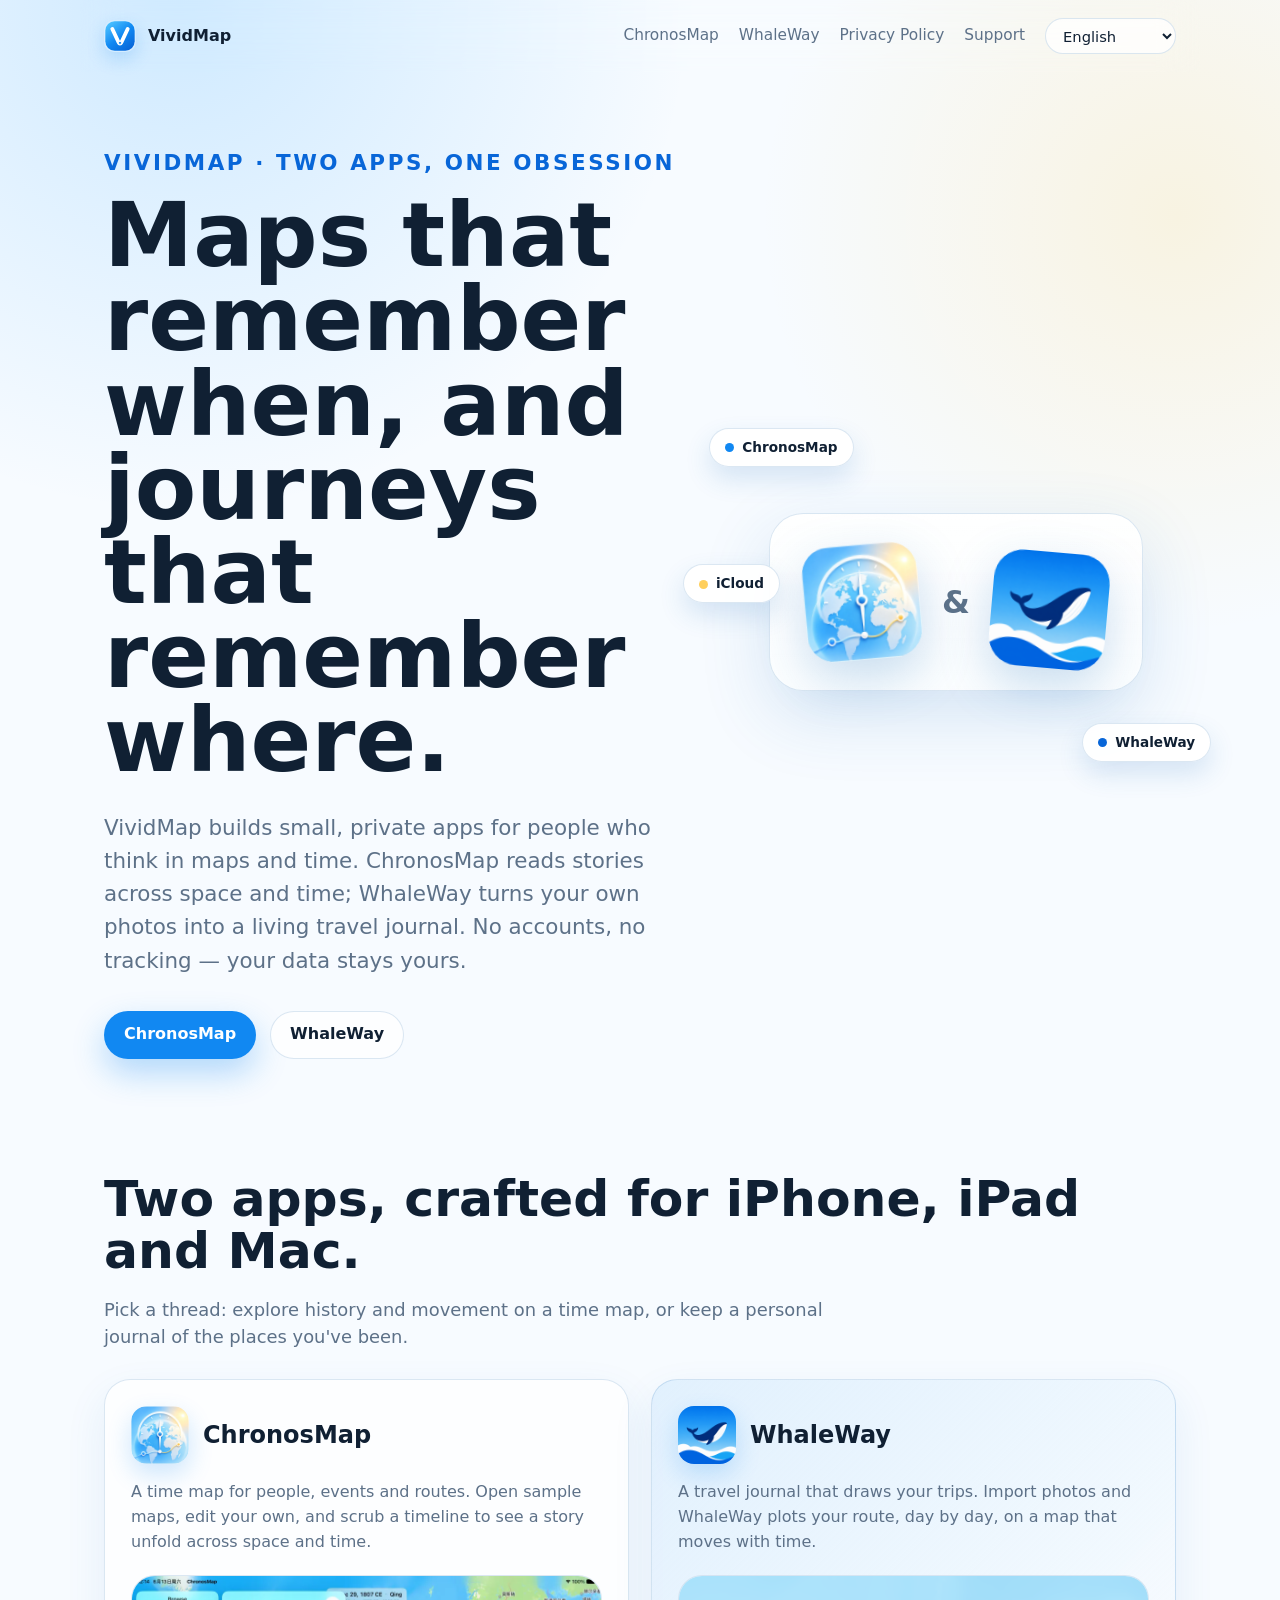
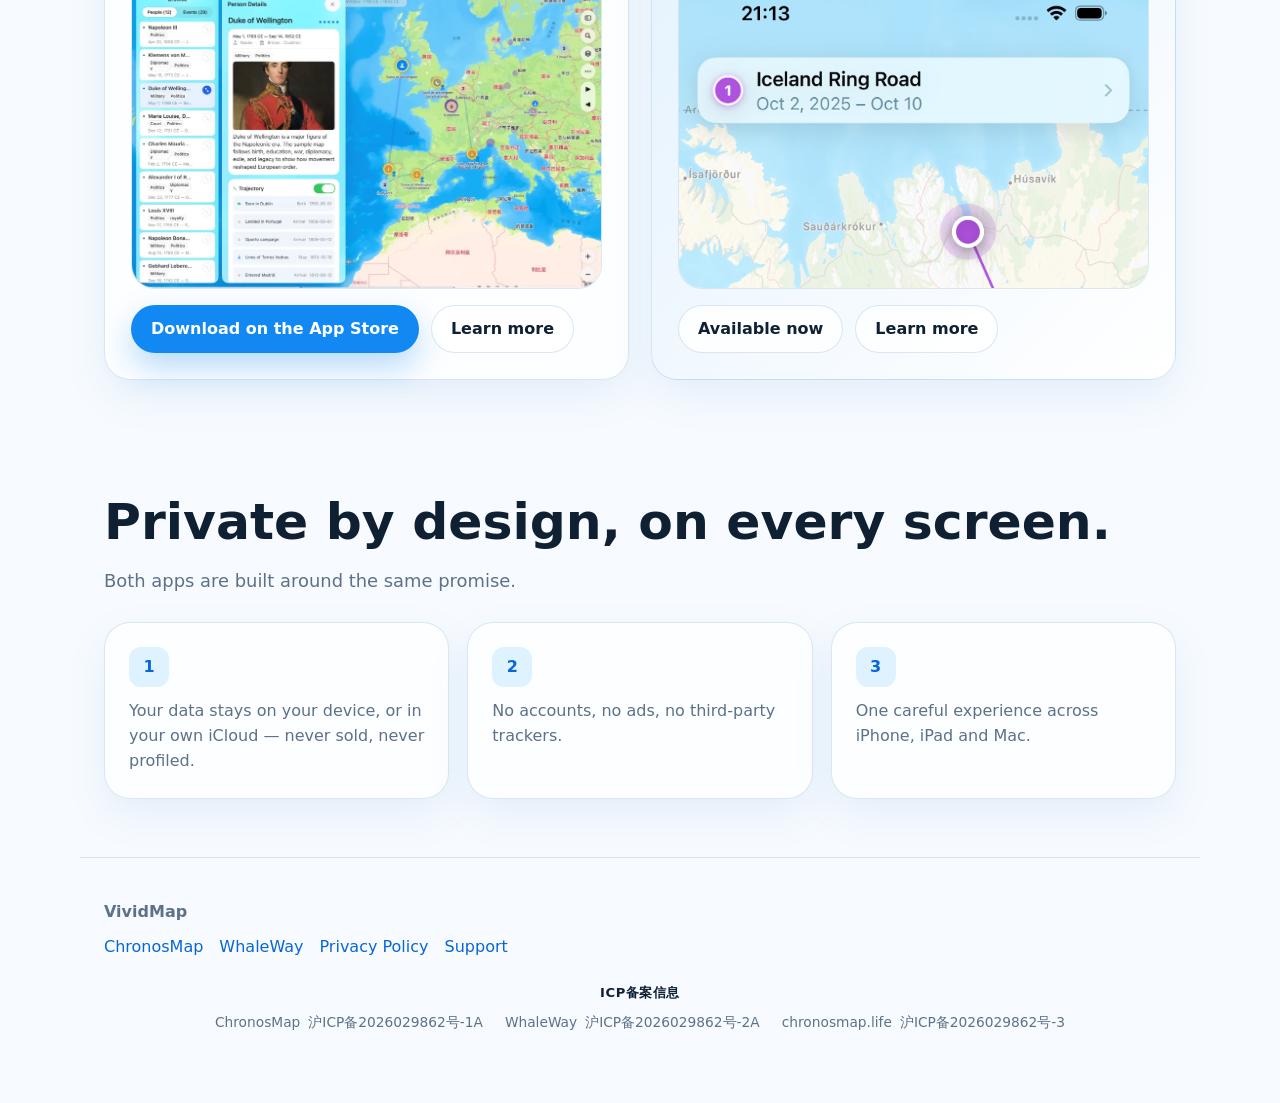
<file: index.html>
<!doctype html>
<html lang="en">
<head>
  <script>document.documentElement.className+=" js";</script>
  <meta charset="utf-8">
  <meta name="viewport" content="width=device-width, initial-scale=1">
  <title data-i18n="studio.page.title">VividMap — ChronosMap &amp; WhaleWay</title>
  <meta name="description" content="VividMap makes ChronosMap and WhaleWay — private apps for maps and time.">
  <link rel="stylesheet" href="site.css?v=20260807a">
  <link rel="icon" href="assets/vividmap-mark.svg" type="image/svg+xml">
  <script src="site.js?v=20260731a" defer></script>
  <script src="studio-i18n.js?v=20260901a" defer></script>
  <script src="reveal.js?v=20260731a" defer></script>
</head>
<body data-page="studio">
  <div class="page">
    <header class="nav">
      <a class="brand" href="index.html" aria-label="VividMap home">
        <span class="studio-mark" aria-hidden="true"><img src="assets/vividmap-mark.svg" alt=""></span>
        <span>VividMap</span>
      </a>
      <nav class="nav-links" aria-label="Primary navigation">
        <a href="chronosmap.html">ChronosMap</a>
        <a href="jingyou.html" data-i18n="brand.yunji">WhaleWay</a>
        <a href="privacy.html" data-i18n="nav.privacy">Privacy Policy</a>
        <a href="support.html" data-i18n="nav.support">Support</a>
        <label class="language-control">
          <span class="sr-only" data-i18n="nav.language">Language</span>
          <select class="language-select" data-language-select aria-label="Language"></select>
        </label>
      </nav>
    </header>

    <main>
      <section class="hero">
        <div>
          <p class="eyebrow reveal" style="color:var(--blue-strong);font-weight:720;letter-spacing:.12em;text-transform:uppercase;margin:0 0 14px" data-i18n="studio.hero.eyebrow">VividMap · two apps, one obsession</p>
          <h1 class="reveal" data-i18n="studio.hero.title">Maps that remember when, and journeys that remember where.</h1>
          <p class="reveal" data-i18n="studio.hero.body">VividMap builds small, private apps for people who think in maps and time. ChronosMap reads stories across space and time; WhaleWay turns your own photos into a living travel journal. No accounts, no tracking — your data stays yours.</p>
          <div class="actions reveal">
            <a class="button primary" href="chronosmap.html">ChronosMap</a>
            <a class="button secondary" href="jingyou.html" data-i18n="brand.yunji">WhaleWay</a>
          </div>
        </div>
        <div class="studio-hero-visual reveal" aria-label="ChronosMap and WhaleWay">
          <span class="float-chip chip-1">ChronosMap</span>
          <span class="float-chip chip-2" data-i18n="brand.yunji">WhaleWay</span>
          <span class="float-chip chip-3">iCloud</span>
          <div class="app-icons">
            <img src="assets/chronosmap-icon-512.webp" width="512" height="512" alt="ChronosMap">
            <span class="icon-amp">&amp;</span>
            <img src="assets/jingyou-icon.png" alt="WhaleWay" data-i18n-attr="alt:yunji.icon.alt">
          </div>
        </div>
      </section>

      <section class="section">
        <h2 class="reveal" data-i18n="studio.apps.title">Two apps, crafted for iPhone, iPad and Mac.</h2>
        <p class="section-lead reveal" data-i18n="studio.apps.lead">Pick a thread: explore history and movement on a time map, or keep a personal journal of the places you've been.</p>
        <div class="portal-grid">
          <article class="portal-card reveal">
            <div class="portal-head">
              <img src="assets/chronosmap-icon-512.webp" width="512" height="512" alt="">
              <span class="portal-name">ChronosMap</span>
            </div>
            <p class="portal-tagline" data-i18n="studio.card.chronosmap.tagline">A time map for people, events and routes. Open sample maps, edit your own, and scrub a timeline to see a story unfold across space and time.</p>
            <div class="portal-shot"><img src="assets/ipad_en-960.webp" srcset="assets/ipad_en-960.webp 960w, assets/ipad_en-1600.webp 1600w" sizes="(min-width: 900px) 46vw, 100vw" alt="ChronosMap" loading="lazy" decoding="async"></div>
            <div class="portal-actions">
              <a class="button primary" href="https://apps.apple.com/us/app/chronosmap/id6778398973" data-i18n="studio.download">Download on the App Store</a>
              <a class="button secondary" href="chronosmap.html" data-i18n="studio.learnMore">Learn more</a>
            </div>
          </article>
          <article class="portal-card accent reveal">
            <div class="portal-head">
              <img src="assets/jingyou-icon.png" alt="" data-i18n-attr="alt:yunji.icon.alt">
              <span class="portal-name" data-i18n="brand.yunji">WhaleWay</span>
            </div>
            <p class="portal-tagline" data-i18n="studio.card.yunji.tagline">A travel journal that draws your trips. Import photos and WhaleWay plots your route, day by day, on a map that moves with time.</p>
            <div class="portal-shot"><img src="assets/yunji-map.png" alt="WhaleWay" loading="lazy" decoding="async"></div>
            <div class="portal-actions">
              <span class="button secondary" data-i18n="studio.comingSoon">Available now</span>
              <a class="button secondary" href="jingyou.html" data-i18n="studio.learnMore">Learn more</a>
            </div>
          </article>
        </div>
      </section>

      <section class="section">
        <h2 class="reveal" data-i18n="studio.values.title">Private by design, on every screen.</h2>
        <p class="section-lead reveal" data-i18n="studio.values.lead">Both apps are built around the same promise.</p>
        <div class="values-grid">
          <article class="value-card reveal">
            <span class="vmark" aria-hidden="true">1</span>
            <p data-i18n="studio.values.v1">Your data stays on your device, or in your own iCloud — never sold, never profiled.</p>
          </article>
          <article class="value-card reveal">
            <span class="vmark" aria-hidden="true">2</span>
            <p data-i18n="studio.values.v2">No accounts, no ads, no third-party trackers.</p>
          </article>
          <article class="value-card reveal">
            <span class="vmark" aria-hidden="true">3</span>
            <p data-i18n="studio.values.v3">One careful experience across iPhone, iPad and Mac.</p>
          </article>
        </div>
      </section>
    </main>

    <footer class="footer">
      <strong>VividMap</strong>
      <div class="footer-links">
        <a href="chronosmap.html">ChronosMap</a>
        <a href="jingyou.html" data-i18n="brand.yunji">WhaleWay</a>
        <a href="privacy.html" data-i18n="nav.privacy">Privacy Policy</a>
        <a href="support.html" data-i18n="nav.support">Support</a>
      </div>
      <div class="icp-records" aria-label="ICP备案信息">
        <span class="icp-title">ICP备案信息</span>
        <div class="icp-list">
          <span class="icp-item"><span class="icp-app">ChronosMap</span><a class="icp-link" href="https://beian.miit.gov.cn/" target="_blank" rel="noopener">沪ICP备2026029862号-1A</a></span>
          <span class="icp-item"><span class="icp-app" data-i18n="brand.yunji">WhaleWay</span><a class="icp-link" href="https://beian.miit.gov.cn/" target="_blank" rel="noopener">沪ICP备2026029862号-2A</a></span>
          <span class="icp-item"><span class="icp-app">chronosmap.life</span><a class="icp-link" href="https://beian.miit.gov.cn/" target="_blank" rel="noopener">沪ICP备2026029862号-3</a></span>
        </div>
      </div>
    </footer>
  </div>
</body>
</html>
</file>
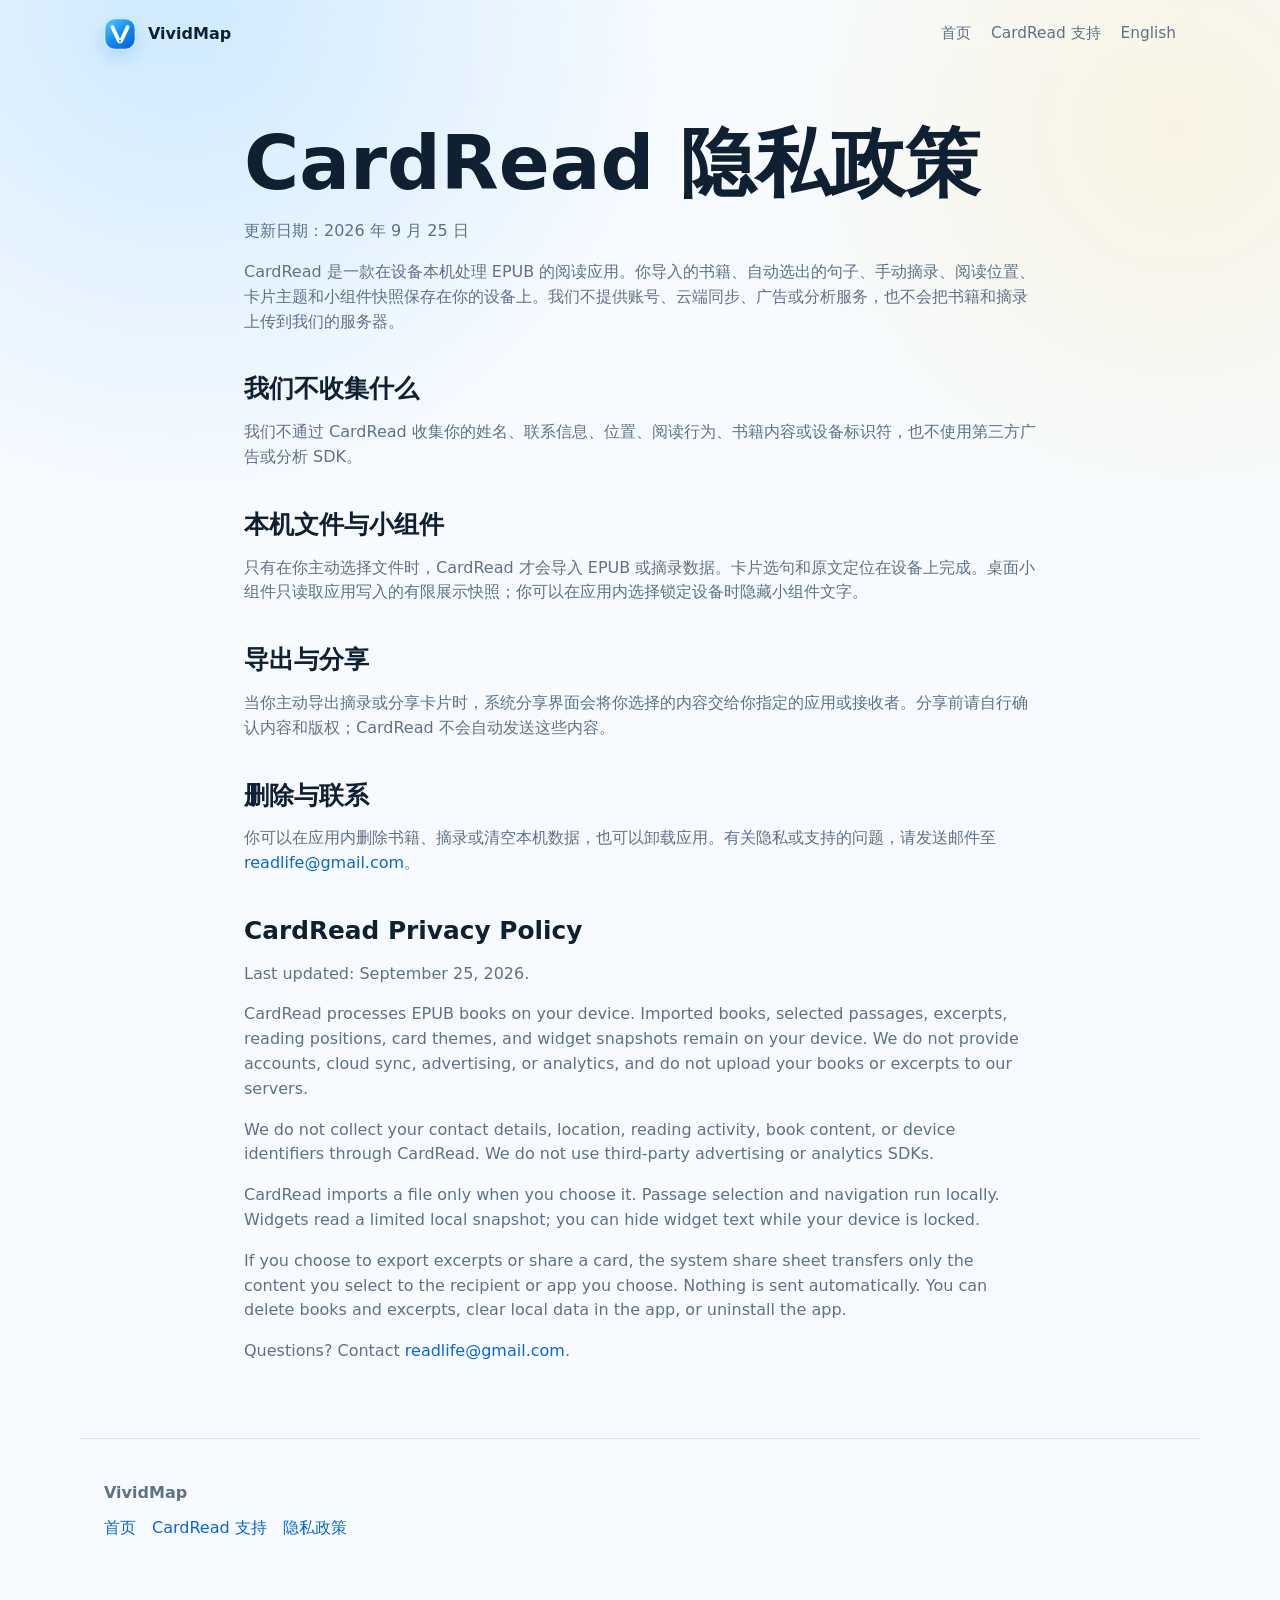
<file: cardread-privacy.html>
<!doctype html>
<html lang="zh-CN">
<head>
  <meta charset="utf-8">
  <meta name="viewport" content="width=device-width, initial-scale=1">
  <title>CardRead 隐私政策 · VividMap</title>
  <meta name="description" content="CardRead 隐私政策：EPUB、摘录和阅读记录保存在设备本机。">
  <link rel="stylesheet" href="site.css?v=20260807a">
  <link rel="icon" href="assets/vividmap-mark.svg" type="image/svg+xml">
</head>
<body>
  <div class="page">
    <header class="nav">
      <a class="brand" href="index.html" aria-label="VividMap 首页">
        <span class="studio-mark" aria-hidden="true"><img src="assets/vividmap-mark.svg" alt=""></span>
        <span>VividMap</span>
      </a>
      <nav class="nav-links" aria-label="页面导航">
        <a href="index.html">首页</a>
        <a href="cardread-support.html">CardRead 支持</a>
        <a href="#english">English</a>
      </nav>
    </header>

    <main class="section policy">
      <h1>CardRead 隐私政策</h1>
      <p>更新日期：2026 年 9 月 25 日</p>
      <p>CardRead 是一款在设备本机处理 EPUB 的阅读应用。你导入的书籍、自动选出的句子、手动摘录、阅读位置、卡片主题和小组件快照保存在你的设备上。我们不提供账号、云端同步、广告或分析服务，也不会把书籍和摘录上传到我们的服务器。</p>

      <h2>我们不收集什么</h2>
      <p>我们不通过 CardRead 收集你的姓名、联系信息、位置、阅读行为、书籍内容或设备标识符，也不使用第三方广告或分析 SDK。</p>

      <h2>本机文件与小组件</h2>
      <p>只有在你主动选择文件时，CardRead 才会导入 EPUB 或摘录数据。卡片选句和原文定位在设备上完成。桌面小组件只读取应用写入的有限展示快照；你可以在应用内选择锁定设备时隐藏小组件文字。</p>

      <h2>导出与分享</h2>
      <p>当你主动导出摘录或分享卡片时，系统分享界面会将你选择的内容交给你指定的应用或接收者。分享前请自行确认内容和版权；CardRead 不会自动发送这些内容。</p>

      <h2>删除与联系</h2>
      <p>你可以在应用内删除书籍、摘录或清空本机数据，也可以卸载应用。有关隐私或支持的问题，请发送邮件至 <a href="mailto:readlife@gmail.com?subject=CardRead%20Privacy">readlife@gmail.com</a>。</p>

      <section id="english" lang="en" aria-label="English privacy policy">
        <h2>CardRead Privacy Policy</h2>
        <p>Last updated: September 25, 2026.</p>
        <p>CardRead processes EPUB books on your device. Imported books, selected passages, excerpts, reading positions, card themes, and widget snapshots remain on your device. We do not provide accounts, cloud sync, advertising, or analytics, and do not upload your books or excerpts to our servers.</p>
        <p>We do not collect your contact details, location, reading activity, book content, or device identifiers through CardRead. We do not use third-party advertising or analytics SDKs.</p>
        <p>CardRead imports a file only when you choose it. Passage selection and navigation run locally. Widgets read a limited local snapshot; you can hide widget text while your device is locked.</p>
        <p>If you choose to export excerpts or share a card, the system share sheet transfers only the content you select to the recipient or app you choose. Nothing is sent automatically. You can delete books and excerpts, clear local data in the app, or uninstall the app.</p>
        <p>Questions? Contact <a href="mailto:readlife@gmail.com?subject=CardRead%20Privacy">readlife@gmail.com</a>.</p>
      </section>
    </main>

    <footer class="footer">
      <strong>VividMap</strong>
      <div class="footer-links">
        <a href="index.html">首页</a>
        <a href="cardread-support.html">CardRead 支持</a>
        <a href="cardread-privacy.html">隐私政策</a>
      </div>
    </footer>
  </div>
</body>
</html>
</file>
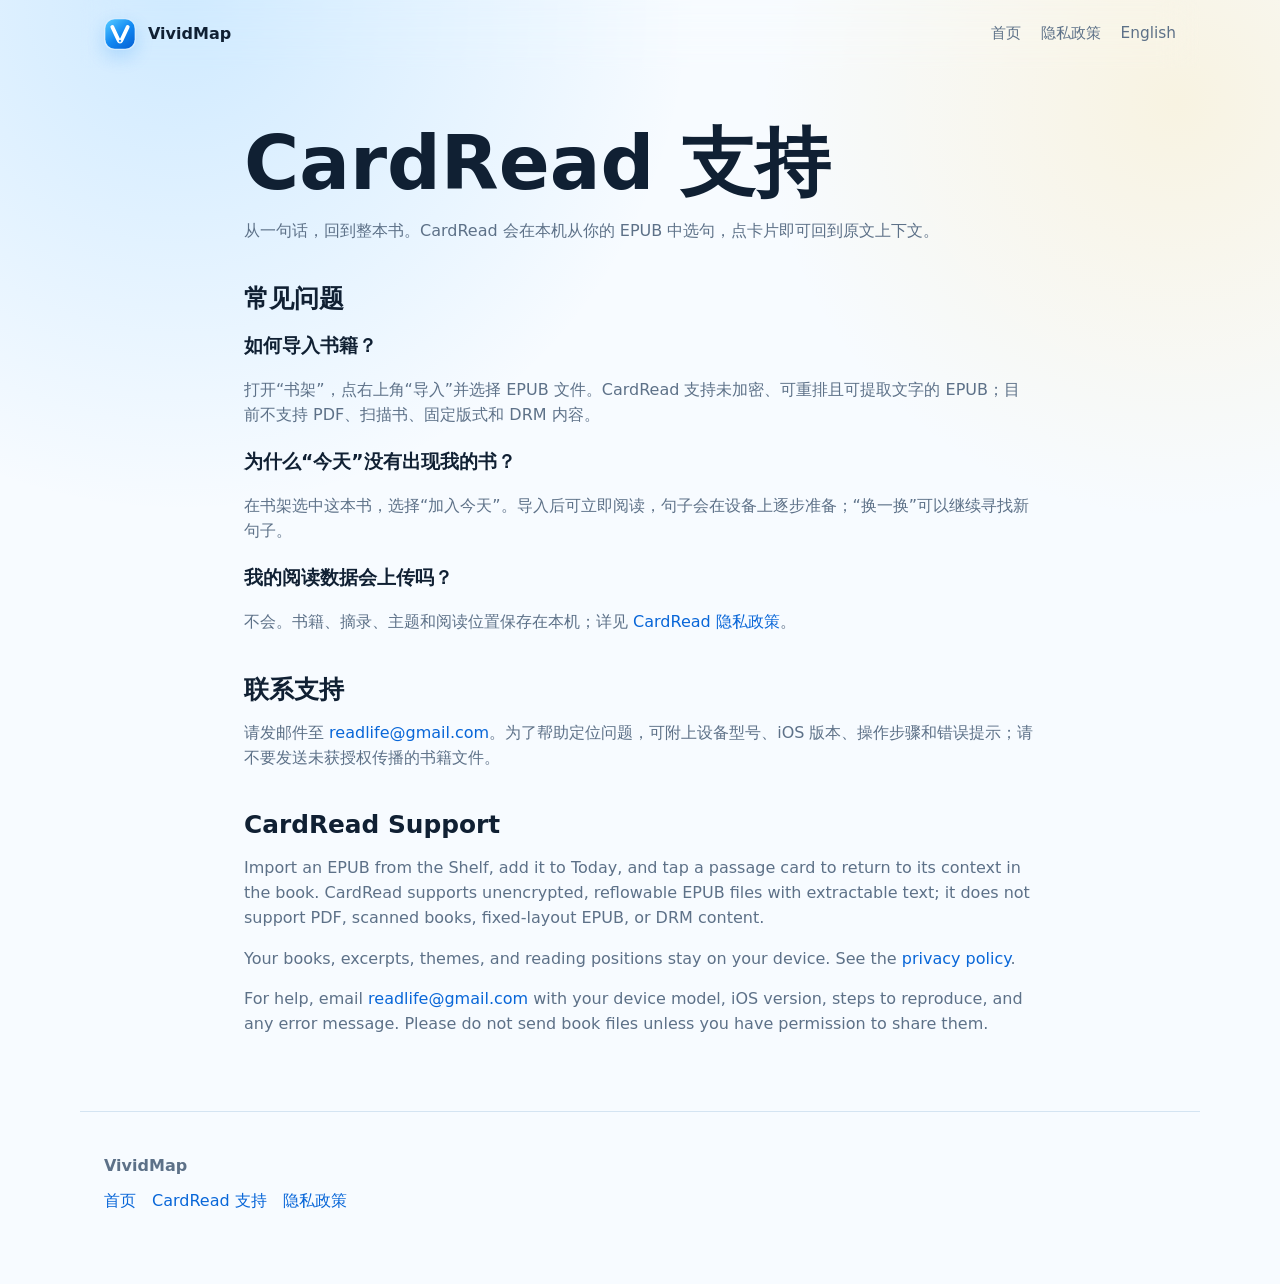
<file: cardread-support.html>
<!doctype html>
<html lang="zh-CN">
<head>
  <meta charset="utf-8">
  <meta name="viewport" content="width=device-width, initial-scale=1">
  <title>CardRead 支持 · VividMap</title>
  <meta name="description" content="CardRead 使用帮助、EPUB 导入说明与支持联系方式。">
  <link rel="stylesheet" href="site.css?v=20260807a">
  <link rel="icon" href="assets/vividmap-mark.svg" type="image/svg+xml">
</head>
<body>
  <div class="page">
    <header class="nav">
      <a class="brand" href="index.html" aria-label="VividMap 首页">
        <span class="studio-mark" aria-hidden="true"><img src="assets/vividmap-mark.svg" alt=""></span>
        <span>VividMap</span>
      </a>
      <nav class="nav-links" aria-label="页面导航">
        <a href="index.html">首页</a>
        <a href="cardread-privacy.html">隐私政策</a>
        <a href="#english">English</a>
      </nav>
    </header>

    <main class="section policy">
      <h1>CardRead 支持</h1>
      <p>从一句话，回到整本书。CardRead 会在本机从你的 EPUB 中选句，点卡片即可回到原文上下文。</p>

      <h2>常见问题</h2>
      <h3>如何导入书籍？</h3>
      <p>打开“书架”，点右上角“导入”并选择 EPUB 文件。CardRead 支持未加密、可重排且可提取文字的 EPUB；目前不支持 PDF、扫描书、固定版式和 DRM 内容。</p>
      <h3>为什么“今天”没有出现我的书？</h3>
      <p>在书架选中这本书，选择“加入今天”。导入后可立即阅读，句子会在设备上逐步准备；“换一换”可以继续寻找新句子。</p>
      <h3>我的阅读数据会上传吗？</h3>
      <p>不会。书籍、摘录、主题和阅读位置保存在本机；详见 <a href="cardread-privacy.html">CardRead 隐私政策</a>。</p>

      <h2>联系支持</h2>
      <p>请发邮件至 <a href="mailto:readlife@gmail.com?subject=CardRead%20Support">readlife@gmail.com</a>。为了帮助定位问题，可附上设备型号、iOS 版本、操作步骤和错误提示；请不要发送未获授权传播的书籍文件。</p>

      <section id="english" lang="en" aria-label="English support">
        <h2>CardRead Support</h2>
        <p>Import an EPUB from the Shelf, add it to Today, and tap a passage card to return to its context in the book. CardRead supports unencrypted, reflowable EPUB files with extractable text; it does not support PDF, scanned books, fixed-layout EPUB, or DRM content.</p>
        <p>Your books, excerpts, themes, and reading positions stay on your device. See the <a href="cardread-privacy.html#english">privacy policy</a>.</p>
        <p>For help, email <a href="mailto:readlife@gmail.com?subject=CardRead%20Support">readlife@gmail.com</a> with your device model, iOS version, steps to reproduce, and any error message. Please do not send book files unless you have permission to share them.</p>
      </section>
    </main>

    <footer class="footer">
      <strong>VividMap</strong>
      <div class="footer-links">
        <a href="index.html">首页</a>
        <a href="cardread-support.html">CardRead 支持</a>
        <a href="cardread-privacy.html">隐私政策</a>
      </div>
    </footer>
  </div>
</body>
</html>
</file>
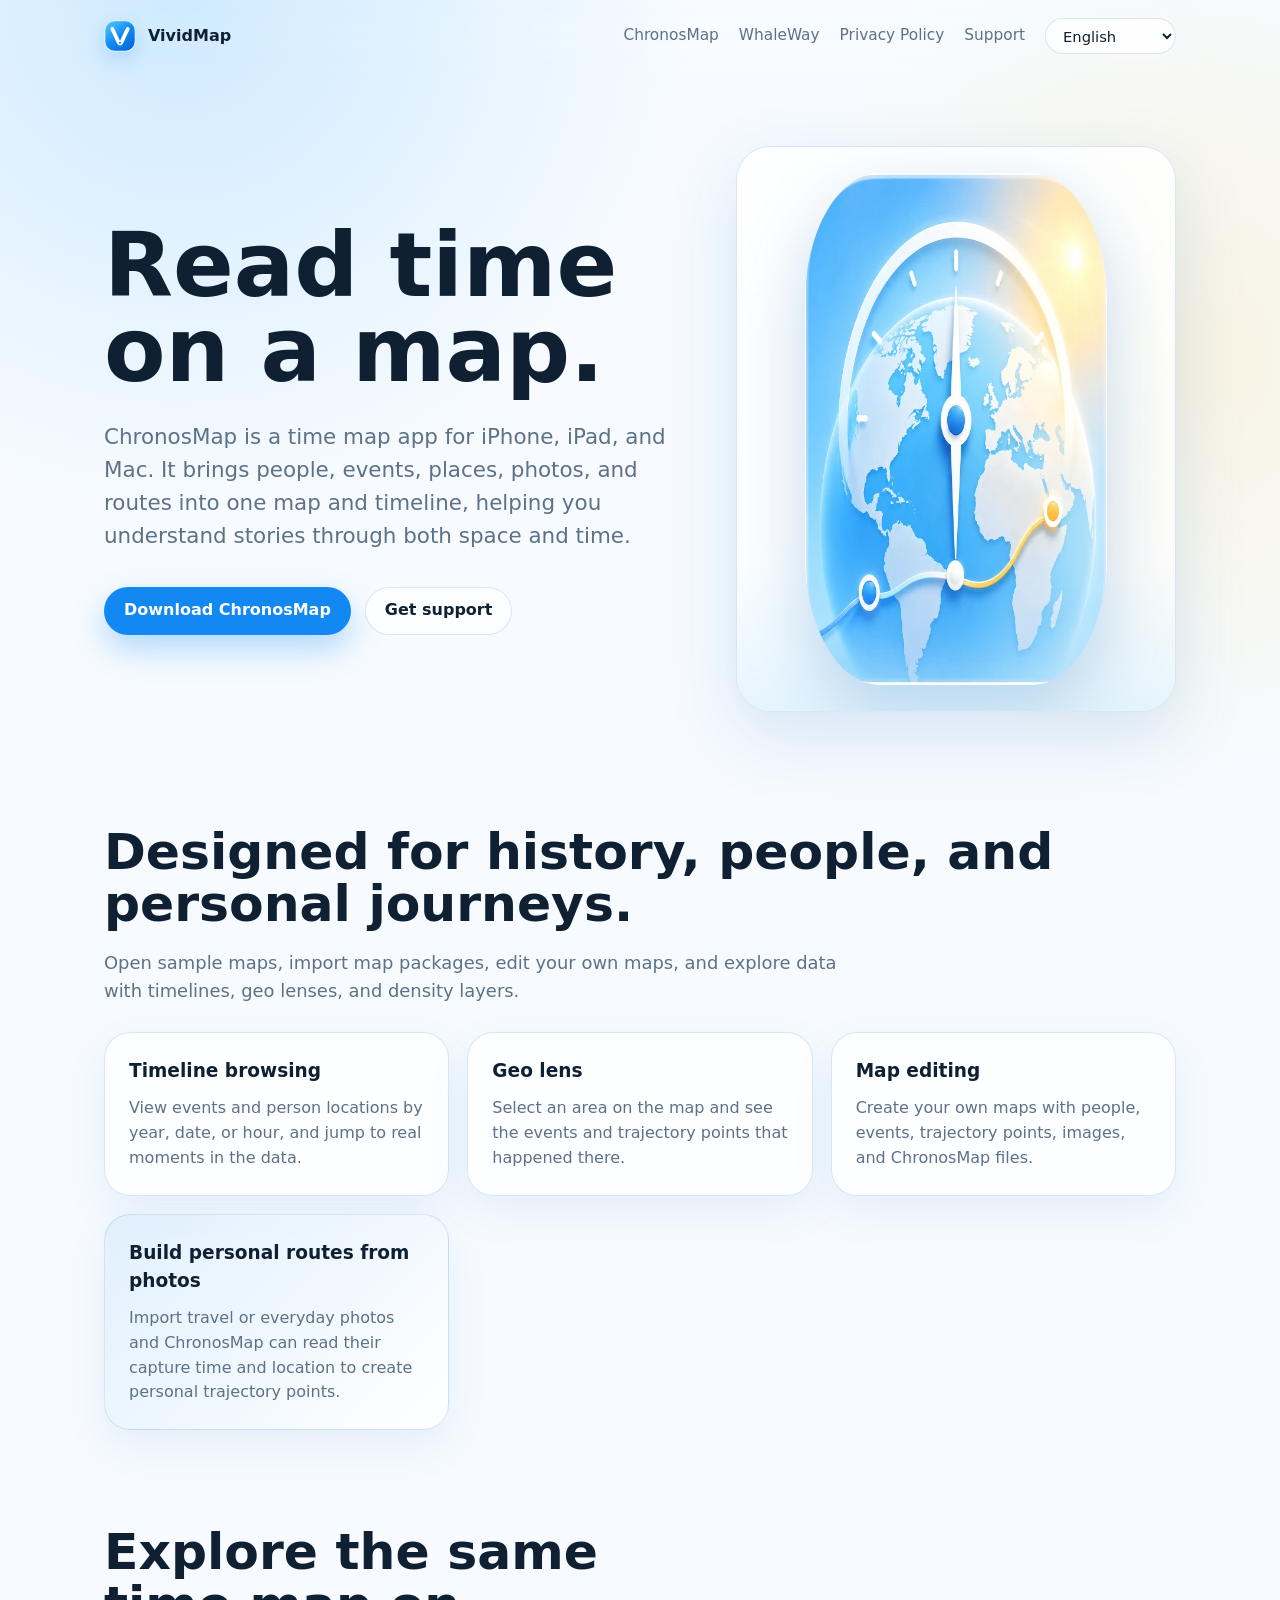
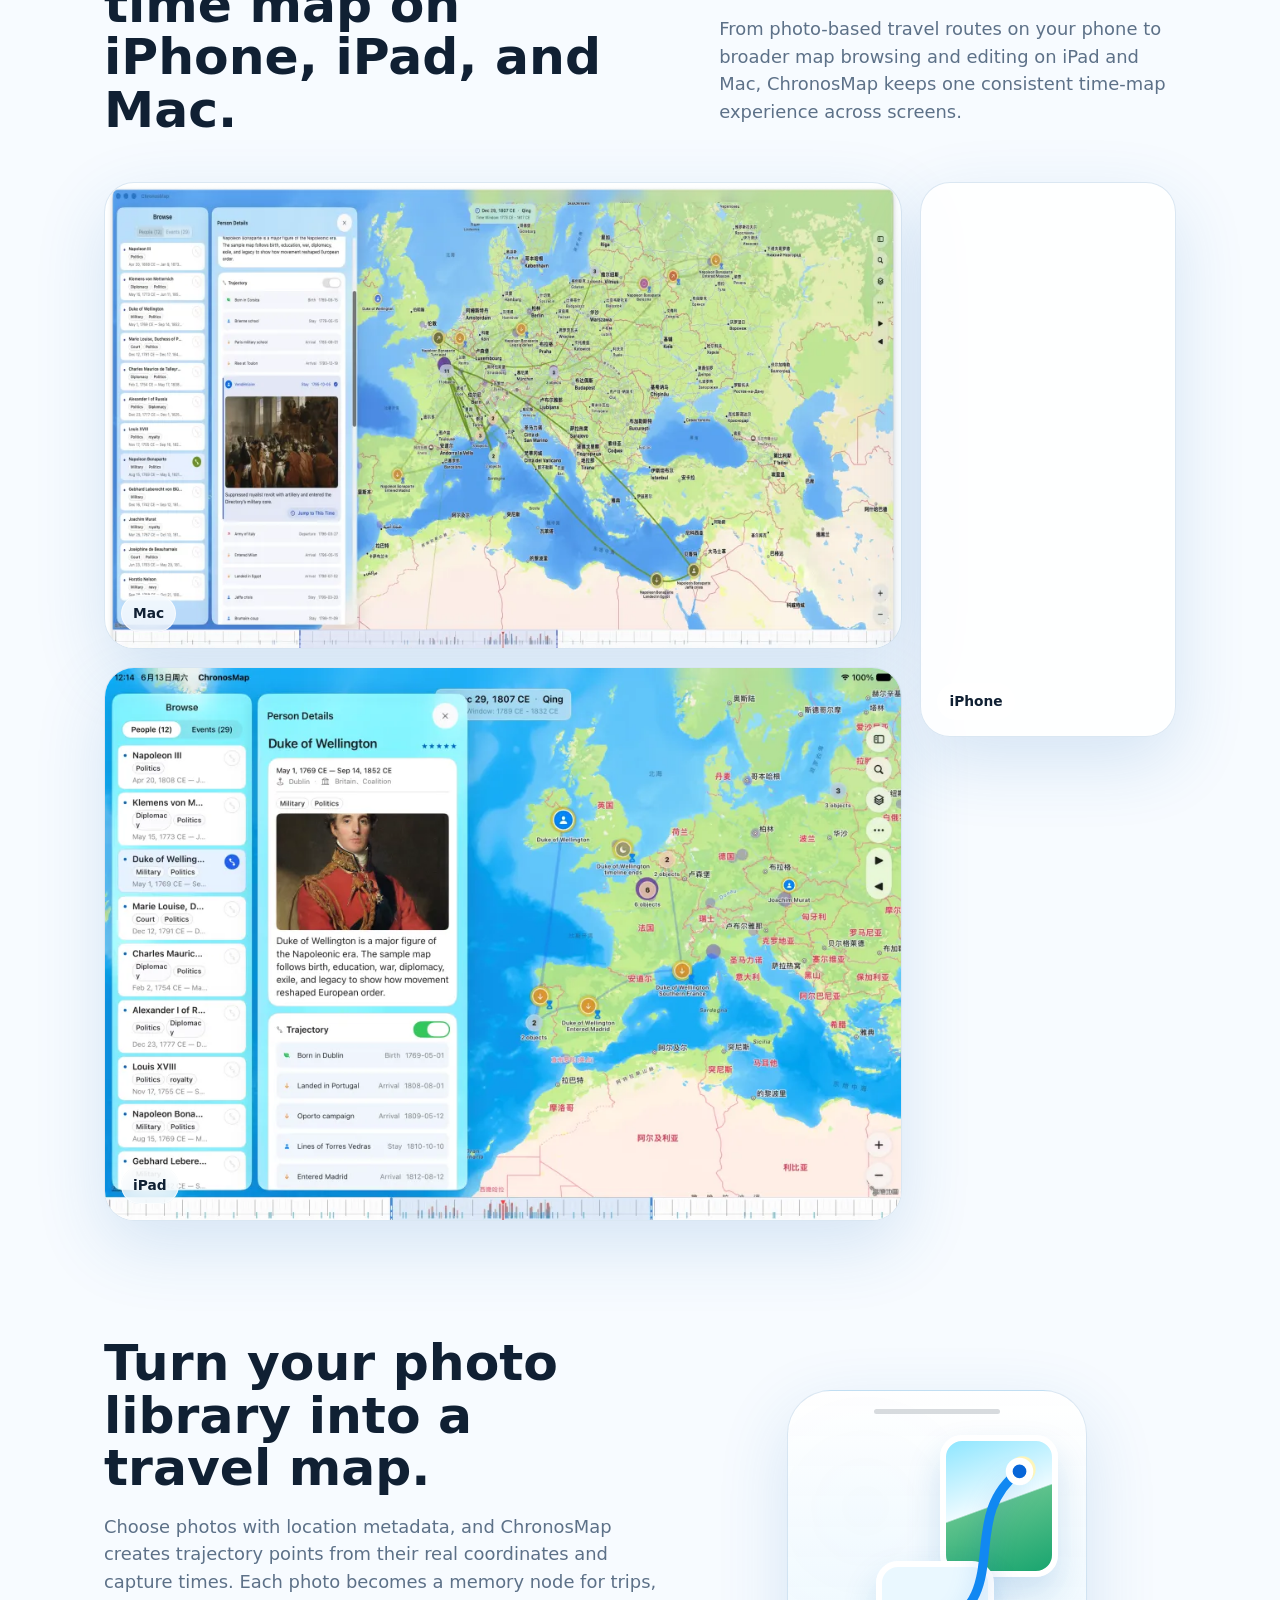
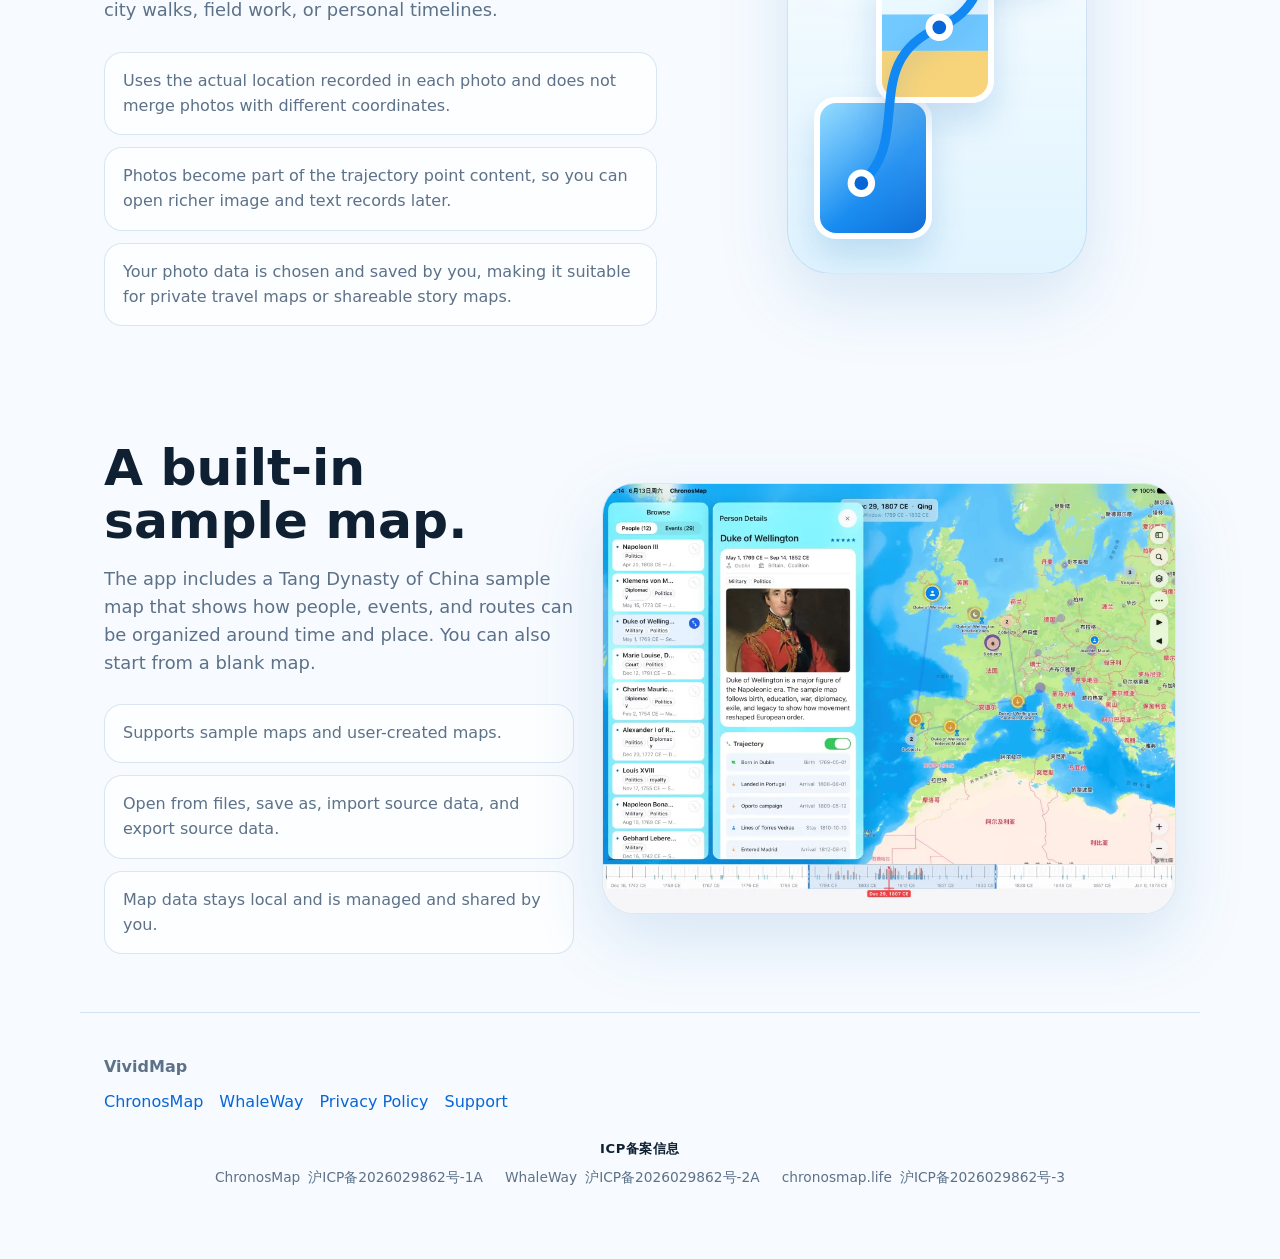
<file: chronosmap.html>
<!doctype html>
<html lang="en">
<head>
  <script>document.documentElement.className+=" js";</script>
  <meta charset="utf-8">
  <meta name="viewport" content="width=device-width, initial-scale=1">
  <title data-i18n="home.page.title">ChronosMap - A map for time and place</title>
  <meta name="description" content="ChronosMap helps you explore people, events, photos, and movement over time on an interactive map." data-i18n-attr="content:meta.description">
  <link rel="stylesheet" href="site.css?v=20260807a">
  <link rel="icon" href="assets/chronosmap-icon.png">
  <script src="site.js?v=20260731a" defer></script>
  <script src="studio-i18n.js?v=20260901a" defer></script>
  <script src="reveal.js?v=20260731a" defer></script>
</head>
<body data-page="home">
  <div class="page">
    <header class="nav">
      <a class="brand" href="index.html" aria-label="VividMap home">
        <span class="studio-mark" aria-hidden="true"><img src="assets/vividmap-mark.svg" alt=""></span>
        <span>VividMap</span>
      </a>
      <nav class="nav-links" aria-label="Primary navigation">
        <a href="chronosmap.html">ChronosMap</a>
        <a href="jingyou.html" data-i18n="brand.yunji">WhaleWay</a>
        <a href="privacy.html" data-i18n="nav.privacy">Privacy Policy</a>
        <a href="support.html" data-i18n="nav.support">Support</a>
        <label class="language-control">
          <span class="sr-only" data-i18n="nav.language">Language</span>
          <select class="language-select" data-language-select aria-label="Language"></select>
        </label>
      </nav>
    </header>

    <main>
      <section class="hero">
        <div>
          <h1 class="reveal" data-i18n="home.hero.title">Read time on a map.</h1>
          <p class="reveal" data-i18n="home.hero.body">ChronosMap is a time map app for iPhone, iPad, and Mac. It brings people, events, places, photos, and routes into one map and timeline, helping you understand stories through both space and time.</p>
          <div class="actions reveal">
            <a class="button primary" href="https://apps.apple.com/us/app/chronosmap/id6778398973" data-i18n="support.appStore.open">Download on the App Store</a>
            <a class="button secondary" href="support.html" data-i18n="home.hero.support">Get support</a>
          </div>
        </div>
        <div class="hero-card reveal" aria-label="ChronosMap app icon">
          <div class="icon-stage">
            <img src="assets/chronosmap-icon-512.webp" width="512" height="512" alt="ChronosMap app icon" data-i18n-attr="alt:home.icon.alt">
          </div>
        </div>
      </section>

      <section id="features" class="section">
        <h2 class="reveal" data-i18n="home.features.title">Designed for history, people, and personal journeys.</h2>
        <p class="section-lead reveal" data-i18n="home.features.lead">Open sample maps, import map packages, edit your own maps, and explore data with timelines, geo lenses, and density layers.</p>
        <div class="grid">
          <article class="card reveal">
            <h3 data-i18n="home.feature.timeline.title">Timeline browsing</h3>
            <p data-i18n="home.feature.timeline.body">View events and person locations by year, date, or hour, and jump to real moments in the data.</p>
          </article>
          <article class="card reveal">
            <h3 data-i18n="home.feature.lens.title">Geo lens</h3>
            <p data-i18n="home.feature.lens.body">Select an area on the map and see the events and trajectory points that happened there.</p>
          </article>
          <article class="card reveal">
            <h3 data-i18n="home.feature.editor.title">Map editing</h3>
            <p data-i18n="home.feature.editor.body">Create your own maps with people, events, trajectory points, images, and ChronosMap files.</p>
          </article>
          <article class="card card-accent reveal">
            <h3 data-i18n="home.feature.photos.title">Build personal routes from photos</h3>
            <p data-i18n="home.feature.photos.body">Import travel or everyday photos and ChronosMap can read their capture time and location to create personal trajectory points.</p>
          </article>
        </div>
      </section>

      <section class="section product-gallery">
        <div class="gallery-heading">
          <h2 class="reveal" data-i18n="home.gallery.title">Explore the same time map on iPhone, iPad, and Mac.</h2>
          <p class="section-lead reveal" data-i18n="home.gallery.lead">From photo-based travel routes on your phone to broader map browsing and editing on iPad and Mac, ChronosMap keeps one consistent time-map experience across screens.</p>
        </div>
        <div class="device-grid">
          <figure class="device-shot mac-shot reveal">
            <img src="assets/mac_en-960.webp" srcset="assets/mac_en-960.webp 960w, assets/mac_en-1600.webp 1600w" sizes="(min-width: 900px) 70vw, 100vw" alt="ChronosMap on Mac" data-shot="mac" data-i18n-attr="alt:home.gallery.macAlt" loading="lazy" decoding="async">
            <figcaption data-i18n="home.gallery.mac">Mac</figcaption>
          </figure>
          <figure class="device-shot ipad-shot reveal">
            <img src="assets/ipad_en-960.webp" srcset="assets/ipad_en-960.webp 960w, assets/ipad_en-1600.webp 1600w" sizes="(min-width: 900px) 70vw, 100vw" alt="ChronosMap on iPad" data-shot="ipad" data-i18n-attr="alt:home.gallery.ipadAlt" loading="lazy" decoding="async">
            <figcaption data-i18n="home.gallery.ipad">iPad</figcaption>
          </figure>
          <figure class="device-shot ios-shot reveal">
            <img src="assets/ios_en-960.webp" srcset="assets/ios_en-960.webp 960w, assets/ios_en-1600.webp 1600w" sizes="(min-width: 900px) 24vw, 55vw" alt="ChronosMap on iPhone" data-shot="ios" data-i18n-attr="alt:home.gallery.iosAlt" loading="lazy" decoding="async">
            <figcaption data-i18n="home.gallery.ios">iPhone</figcaption>
          </figure>
        </div>
      </section>

      <section class="section photo-story">
        <div class="photo-copy">
          <h2 class="reveal" data-i18n="home.photos.title">Turn your photo library into a travel map.</h2>
          <p class="section-lead reveal" data-i18n="home.photos.lead">Choose photos with location metadata, and ChronosMap creates trajectory points from their real coordinates and capture times. Each photo becomes a memory node for trips, city walks, field work, or personal timelines.</p>
          <ul class="list">
            <li class="reveal" data-i18n="home.photos.point1">Uses the actual location recorded in each photo and does not merge photos with different coordinates.</li>
            <li class="reveal" data-i18n="home.photos.point2">Photos become part of the trajectory point content, so you can open richer image and text records later.</li>
            <li class="reveal" data-i18n="home.photos.point3">Your photo data is chosen and saved by you, making it suitable for private travel maps or shareable story maps.</li>
          </ul>
        </div>
        <div class="journey-visual reveal" aria-label="Photo journey illustration">
          <div class="phone-frame">
            <div class="photo-tile tile-one"></div>
            <div class="photo-tile tile-two"></div>
            <div class="photo-tile tile-three"></div>
            <svg class="route-line" viewBox="0 0 260 420" aria-hidden="true">
              <path d="M64 342 C110 302 62 236 132 206 C197 178 148 110 202 70" />
              <circle cx="64" cy="342" r="9" />
              <circle cx="132" cy="206" r="9" />
              <circle cx="202" cy="70" r="9" />
            </svg>
          </div>
        </div>
      </section>

      <section class="section showcase">
        <div>
          <h2 class="reveal" data-i18n="home.sample.title">A built-in sample map.</h2>
          <p class="section-lead reveal" data-i18n="home.sample.lead">The app includes a Tang Dynasty of China sample map that shows how people, events, and routes can be organized around time and place. You can also start from a blank map.</p>
          <ul class="list">
            <li class="reveal" data-i18n="home.sample.point1">Supports sample maps and user-created maps.</li>
            <li class="reveal" data-i18n="home.sample.point2">Open from files, save as, import source data, and export source data.</li>
            <li class="reveal" data-i18n="home.sample.point3">Map data stays local and is managed and shared by you.</li>
          </ul>
        </div>
        <div class="map-image reveal">
          <img src="assets/ipad_en-960.webp" srcset="assets/ipad_en-960.webp 960w, assets/ipad_en-1600.webp 1600w" sizes="(min-width: 900px) 55vw, 100vw" alt="ChronosMap sample map on iPad" data-shot="ipad" data-i18n-attr="alt:home.sample.imageAlt" loading="lazy" decoding="async">
        </div>
      </section>
    </main>

    <footer class="footer">
      <strong>VividMap</strong>
      <div class="footer-links">
        <a href="chronosmap.html">ChronosMap</a>
        <a href="jingyou.html" data-i18n="brand.yunji">WhaleWay</a>
        <a href="privacy.html" data-i18n="nav.privacy">Privacy Policy</a>
        <a href="support.html" data-i18n="nav.support">Support</a>
      </div>
      <div class="icp-records" aria-label="ICP备案信息">
        <span class="icp-title">ICP备案信息</span>
        <div class="icp-list">
          <span class="icp-item"><span class="icp-app">ChronosMap</span><a class="icp-link" href="https://beian.miit.gov.cn/" target="_blank" rel="noopener">沪ICP备2026029862号-1A</a></span>
          <span class="icp-item"><span class="icp-app" data-i18n="brand.yunji">WhaleWay</span><a class="icp-link" href="https://beian.miit.gov.cn/" target="_blank" rel="noopener">沪ICP备2026029862号-2A</a></span>
          <span class="icp-item"><span class="icp-app">chronosmap.life</span><a class="icp-link" href="https://beian.miit.gov.cn/" target="_blank" rel="noopener">沪ICP备2026029862号-3</a></span>
        </div>
      </div>
    </footer>
  </div>
</body>
</html>
</file>
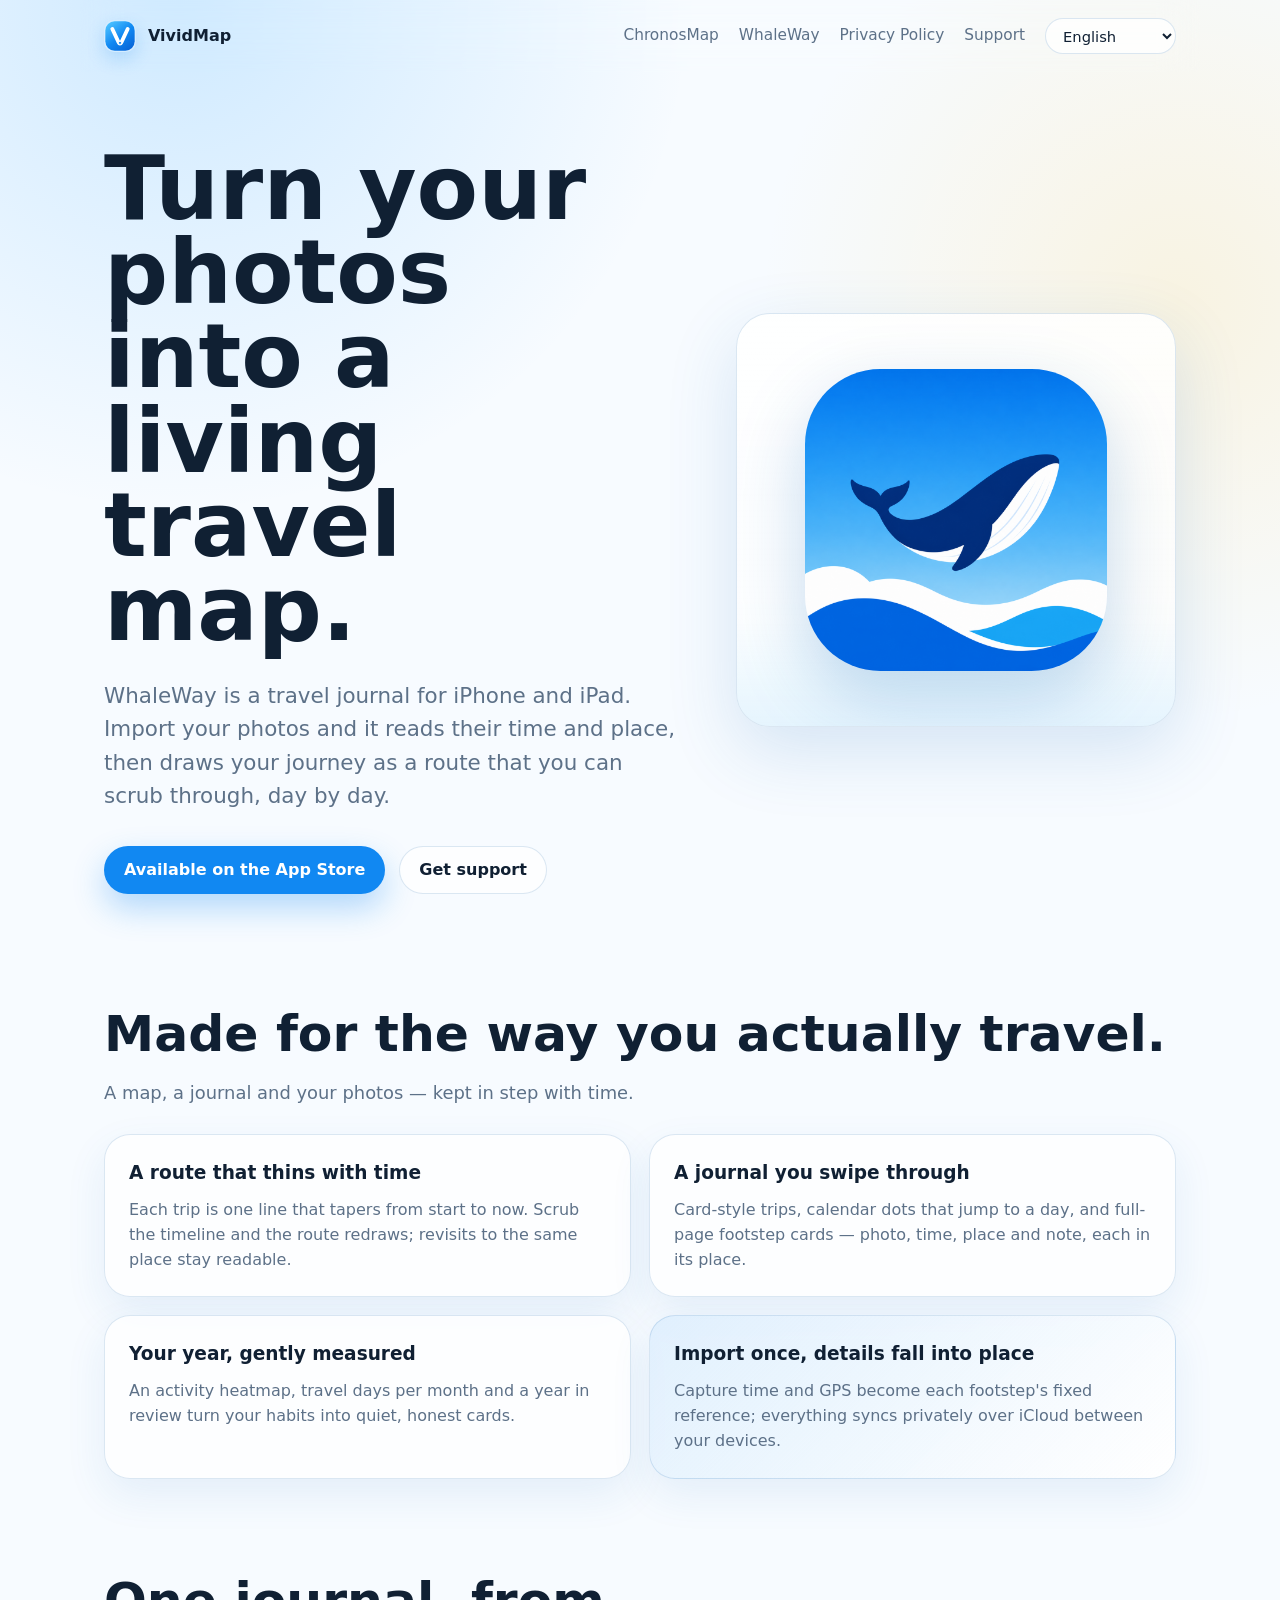
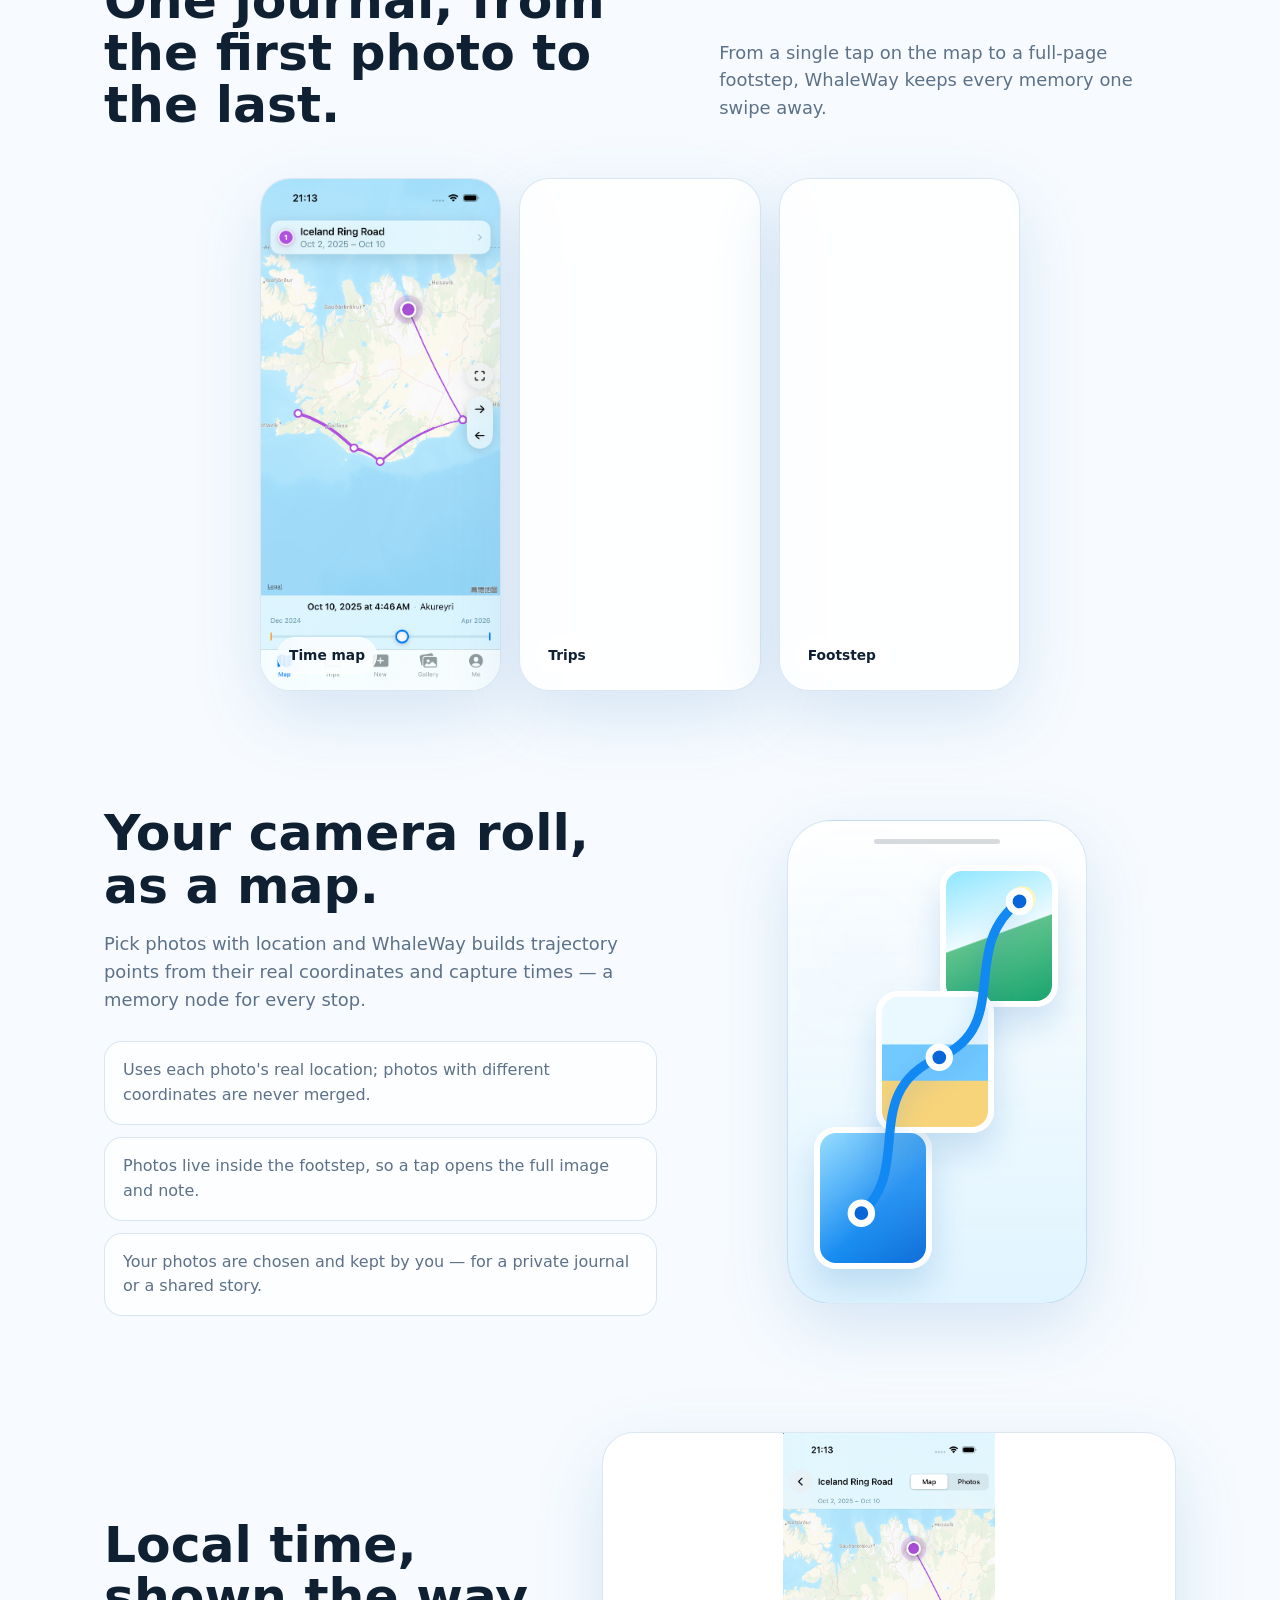
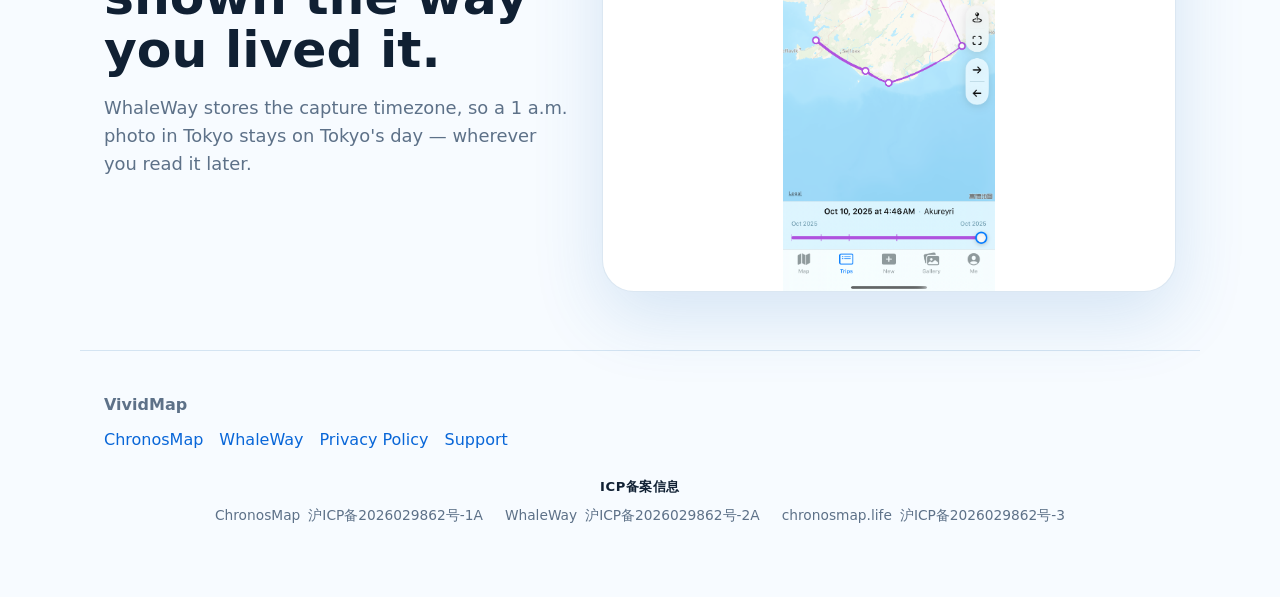
<file: jingyou.html>
<!doctype html>
<html lang="en">
<head>
  <script>document.documentElement.className+=" js";</script>
  <meta charset="utf-8">
  <meta name="viewport" content="width=device-width, initial-scale=1">
  <title data-i18n="yunji.page.title">WhaleWay — turn your photos into a living travel map</title>
  <meta name="description" content="WhaleWay is a travel journal that turns your photos into a living, scrubbable travel map.">
  <link rel="stylesheet" href="site.css?v=20260807a">
  <link rel="icon" href="assets/jingyou-icon.png">
  <script src="site.js?v=20260731a" defer></script>
  <script src="studio-i18n.js?v=20260901a" defer></script>
  <script src="reveal.js?v=20260731a" defer></script>
</head>
<body data-page="jingyou">
  <div class="page">
    <header class="nav">
      <a class="brand" href="index.html" aria-label="VividMap home">
        <span class="studio-mark" aria-hidden="true"><img src="assets/vividmap-mark.svg" alt=""></span>
        <span>VividMap</span>
      </a>
      <nav class="nav-links" aria-label="Primary navigation">
        <a href="chronosmap.html">ChronosMap</a>
        <a href="jingyou.html" data-i18n="brand.yunji">WhaleWay</a>
        <a href="privacy.html" data-i18n="nav.privacy">Privacy Policy</a>
        <a href="support.html" data-i18n="nav.support">Support</a>
        <label class="language-control">
          <span class="sr-only" data-i18n="nav.language">Language</span>
          <select class="language-select" data-language-select aria-label="Language"></select>
        </label>
      </nav>
    </header>

    <main>
      <section class="hero">
        <div>
          <h1 class="reveal" data-i18n="yunji.hero.title">Turn your photos into a living travel map.</h1>
          <p class="reveal" data-i18n="yunji.hero.body">WhaleWay is a travel journal for iPhone and iPad. Import your photos and it reads their time and place, then draws your journey as a route that you can scrub through, day by day.</p>
          <div class="actions reveal">
            <span class="button primary" data-i18n="yunji.hero.soon">Available on the App Store</span>
            <a class="button secondary" href="support.html" data-i18n="yunji.hero.support">Get support</a>
          </div>
        </div>
        <div class="hero-card reveal" aria-label="WhaleWay app icon">
          <div class="icon-stage">
            <img src="assets/jingyou-icon.png" alt="WhaleWay app icon" data-i18n-attr="alt:yunji.icon.alt">
          </div>
        </div>
      </section>

      <section id="features" class="section">
        <h2 class="reveal" data-i18n="yunji.features.title">Made for the way you actually travel.</h2>
        <p class="section-lead reveal" data-i18n="yunji.features.lead">A map, a journal and your photos — kept in step with time.</p>
        <div class="grid-2">
          <article class="card reveal">
            <h3 data-i18n="yunji.feature.timemap.title">A route that thins with time</h3>
            <p data-i18n="yunji.feature.timemap.body">Each trip is one line that tapers from start to now. Scrub the timeline and the route redraws; revisits to the same place stay readable.</p>
          </article>
          <article class="card reveal">
            <h3 data-i18n="yunji.feature.journal.title">A journal you swipe through</h3>
            <p data-i18n="yunji.feature.journal.body">Card-style trips, calendar dots that jump to a day, and full-page footstep cards — photo, time, place and note, each in its place.</p>
          </article>
          <article class="card reveal">
            <h3 data-i18n="yunji.feature.stats.title">Your year, gently measured</h3>
            <p data-i18n="yunji.feature.stats.body">An activity heatmap, travel days per month and a year in review turn your habits into quiet, honest cards.</p>
          </article>
          <article class="card card-accent reveal">
            <h3 data-i18n="yunji.feature.import.title">Import once, details fall into place</h3>
            <p data-i18n="yunji.feature.import.body">Capture time and GPS become each footstep's fixed reference; everything syncs privately over iCloud between your devices.</p>
          </article>
        </div>
      </section>

      <section class="section product-gallery">
        <div class="gallery-heading">
          <h2 class="reveal" data-i18n="yunji.gallery.title">One journal, from the first photo to the last.</h2>
          <p class="section-lead reveal" data-i18n="yunji.gallery.lead">From a single tap on the map to a full-page footstep, WhaleWay keeps every memory one swipe away.</p>
        </div>
        <div class="device-row">
          <figure class="device-shot reveal">
            <img src="assets/yunji-map.png" alt="WhaleWay time map" data-i18n-attr="alt:yunji.gallery.mapAlt" loading="lazy" decoding="async">
            <figcaption data-i18n="yunji.gallery.map">Time map</figcaption>
          </figure>
          <figure class="device-shot reveal">
            <img src="assets/yunji-trips.png" alt="WhaleWay trip list" data-i18n-attr="alt:yunji.gallery.tripsAlt" loading="lazy" decoding="async">
            <figcaption data-i18n="yunji.gallery.trips">Trips</figcaption>
          </figure>
          <figure class="device-shot reveal">
            <img src="assets/yunji-footstep.png" alt="WhaleWay footstep detail" data-i18n-attr="alt:yunji.gallery.footstepAlt" loading="lazy" decoding="async">
            <figcaption data-i18n="yunji.gallery.footstep">Footstep</figcaption>
          </figure>
        </div>
      </section>

      <section class="section photo-story">
        <div class="photo-copy">
          <h2 class="reveal" data-i18n="yunji.photos.title">Your camera roll, as a map.</h2>
          <p class="section-lead reveal" data-i18n="yunji.photos.lead">Pick photos with location and WhaleWay builds trajectory points from their real coordinates and capture times — a memory node for every stop.</p>
          <ul class="list">
            <li class="reveal" data-i18n="yunji.photos.point1">Uses each photo's real location; photos with different coordinates are never merged.</li>
            <li class="reveal" data-i18n="yunji.photos.point2">Photos live inside the footstep, so a tap opens the full image and note.</li>
            <li class="reveal" data-i18n="yunji.photos.point3">Your photos are chosen and kept by you — for a private journal or a shared story.</li>
          </ul>
        </div>
        <div class="journey-visual reveal" aria-label="Photo journey illustration">
          <div class="phone-frame">
            <div class="photo-tile tile-one"></div>
            <div class="photo-tile tile-two"></div>
            <div class="photo-tile tile-three"></div>
            <svg class="route-line" viewBox="0 0 260 420" aria-hidden="true">
              <path d="M64 342 C110 302 62 236 132 206 C197 178 148 110 202 70" />
              <circle cx="64" cy="342" r="9" />
              <circle cx="132" cy="206" r="9" />
              <circle cx="202" cy="70" r="9" />
            </svg>
          </div>
        </div>
      </section>

      <section class="section showcase">
        <div>
          <h2 class="reveal" data-i18n="yunji.showcase.title">Local time, shown the way you lived it.</h2>
          <p class="section-lead reveal" data-i18n="yunji.showcase.lead">WhaleWay stores the capture timezone, so a 1 a.m. photo in Tokyo stays on Tokyo's day — wherever you read it later.</p>
        </div>
        <div class="map-image reveal">
          <img src="assets/yunji-detail.png" alt="WhaleWay footstep with local time and map" data-i18n-attr="alt:yunji.showcase.imageAlt" loading="lazy" decoding="async">
        </div>
      </section>
    </main>

    <footer class="footer">
      <strong>VividMap</strong>
      <div class="footer-links">
        <a href="chronosmap.html">ChronosMap</a>
        <a href="jingyou.html" data-i18n="brand.yunji">WhaleWay</a>
        <a href="privacy.html" data-i18n="nav.privacy">Privacy Policy</a>
        <a href="support.html" data-i18n="nav.support">Support</a>
      </div>
      <div class="icp-records" aria-label="ICP备案信息">
        <span class="icp-title">ICP备案信息</span>
        <div class="icp-list">
          <span class="icp-item"><span class="icp-app">ChronosMap</span><a class="icp-link" href="https://beian.miit.gov.cn/" target="_blank" rel="noopener">沪ICP备2026029862号-1A</a></span>
          <span class="icp-item"><span class="icp-app" data-i18n="brand.yunji">WhaleWay</span><a class="icp-link" href="https://beian.miit.gov.cn/" target="_blank" rel="noopener">沪ICP备2026029862号-2A</a></span>
          <span class="icp-item"><span class="icp-app">chronosmap.life</span><a class="icp-link" href="https://beian.miit.gov.cn/" target="_blank" rel="noopener">沪ICP备2026029862号-3</a></span>
        </div>
      </div>
    </footer>
  </div>
</body>
</html>
</file>
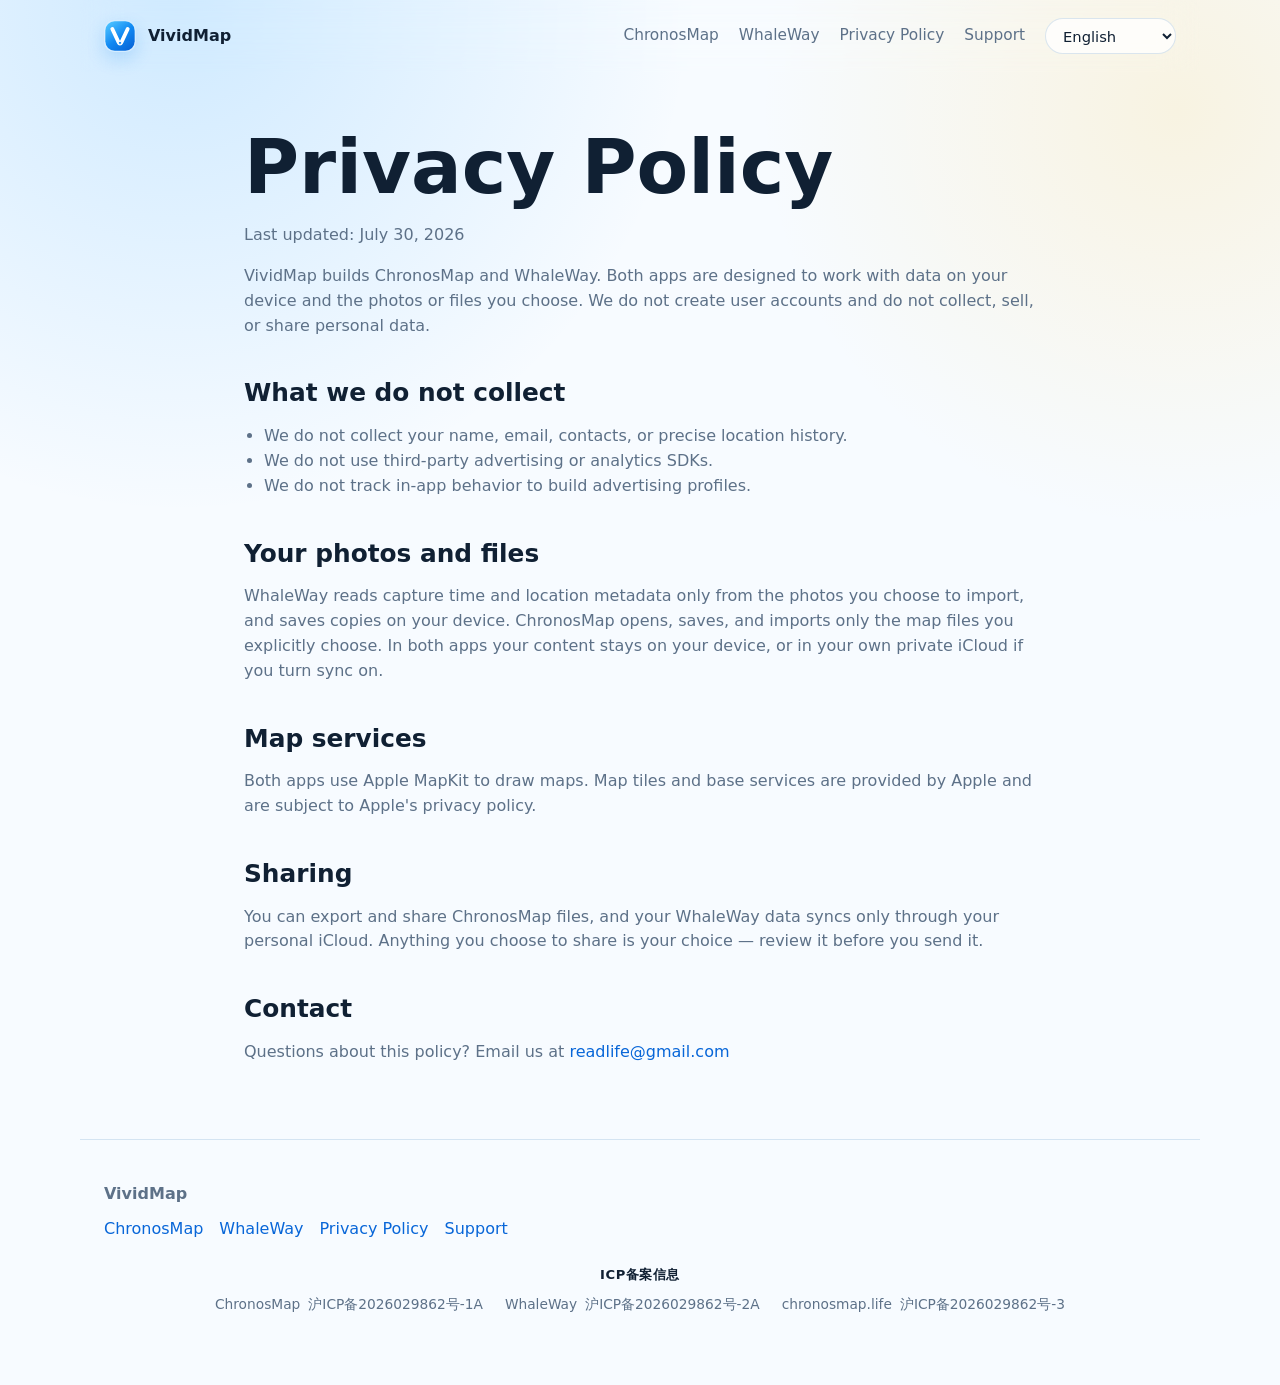
<file: privacy.html>
<!doctype html>
<html lang="en">
<head>
  <script>document.documentElement.className+=" js";</script>
  <meta charset="utf-8">
  <meta name="viewport" content="width=device-width, initial-scale=1">
  <title data-i18n="privacy.page.title">Privacy Policy - VividMap</title>
  <meta name="description" content="Privacy Policy for VividMap apps (ChronosMap and WhaleWay)." data-i18n-attr="content:privacy.meta.description">
  <link rel="stylesheet" href="site.css?v=20260807a">
  <link rel="icon" href="assets/vividmap-mark.svg" type="image/svg+xml">
  <script src="site.js?v=20260731a" defer></script>
  <script src="studio-i18n.js?v=20260901a" defer></script>
  <script src="reveal.js?v=20260731a" defer></script>
</head>
<body data-page="privacy">
  <div class="page">
    <header class="nav">
      <a class="brand" href="index.html" aria-label="VividMap home">
        <span class="studio-mark" aria-hidden="true"><img src="assets/vividmap-mark.svg" alt=""></span>
        <span>VividMap</span>
      </a>
      <nav class="nav-links" aria-label="Primary navigation">
        <a href="chronosmap.html">ChronosMap</a>
        <a href="jingyou.html" data-i18n="brand.yunji">WhaleWay</a>
        <a href="privacy.html" data-i18n="nav.privacy">Privacy Policy</a>
        <a href="support.html" data-i18n="nav.support">Support</a>
        <label class="language-control">
          <span class="sr-only" data-i18n="nav.language">Language</span>
          <select class="language-select" data-language-select aria-label="Language"></select>
        </label>
      </nav>
    </header>

    <main class="section policy">
      <h1 data-i18n="privacy.title">Privacy Policy</h1>
      <p data-i18n="privacy.updated">Last updated: July 30, 2026</p>
      <p data-i18n="privacy.intro">VividMap builds ChronosMap and WhaleWay. Both apps are designed to work with data on your device and the photos or files you choose. We do not create user accounts and do not collect, sell, or share personal data.</p>

      <h2 data-i18n="privacy.noCollect.title">What we do not collect</h2>
      <ul>
        <li data-i18n="privacy.noCollect.item1">We do not collect your name, email, contacts, or precise location history.</li>
        <li data-i18n="privacy.noCollect.item2">We do not use third-party advertising or analytics SDKs.</li>
        <li data-i18n="privacy.noCollect.item3">We do not track in-app behavior to build advertising profiles.</li>
      </ul>

      <h2 data-i18n="privacy.files.title">Your photos and files</h2>
      <p data-i18n="privacy.files.body">WhaleWay reads capture time and location metadata only from the photos you choose to import, and saves copies on your device. ChronosMap opens, saves, and imports only the map files you explicitly choose. In both apps your content stays on your device, or in your own private iCloud if you turn sync on.</p>

      <h2 data-i18n="privacy.map.title">Map services</h2>
      <p data-i18n="privacy.map.body">Both apps use Apple MapKit to draw maps. Map tiles and base services are provided by Apple and are subject to Apple's privacy policy.</p>

      <h2 data-i18n="privacy.sharing.title">Sharing</h2>
      <p data-i18n="privacy.sharing.body">You can export and share ChronosMap files, and your WhaleWay data syncs only through your personal iCloud. Anything you choose to share is your choice — review it before you send it.</p>

      <h2 data-i18n="privacy.contact.title">Contact</h2>
      <p>
        <span data-i18n="privacy.contact.body">Questions about this policy? Email us at</span>
        <a href="mailto:readlife@gmail.com">readlife@gmail.com</a>
      </p>
    </main>

    <footer class="footer">
      <strong>VividMap</strong>
      <div class="footer-links">
        <a href="chronosmap.html">ChronosMap</a>
        <a href="jingyou.html" data-i18n="brand.yunji">WhaleWay</a>
        <a href="privacy.html" data-i18n="nav.privacy">Privacy Policy</a>
        <a href="support.html" data-i18n="nav.support">Support</a>
      </div>
      <div class="icp-records" aria-label="ICP备案信息">
        <span class="icp-title">ICP备案信息</span>
        <div class="icp-list">
          <span class="icp-item"><span class="icp-app">ChronosMap</span><a class="icp-link" href="https://beian.miit.gov.cn/" target="_blank" rel="noopener">沪ICP备2026029862号-1A</a></span>
          <span class="icp-item"><span class="icp-app" data-i18n="brand.yunji">WhaleWay</span><a class="icp-link" href="https://beian.miit.gov.cn/" target="_blank" rel="noopener">沪ICP备2026029862号-2A</a></span>
          <span class="icp-item"><span class="icp-app">chronosmap.life</span><a class="icp-link" href="https://beian.miit.gov.cn/" target="_blank" rel="noopener">沪ICP备2026029862号-3</a></span>
        </div>
      </div>
    </footer>
  </div>
</body>
</html>
</file>
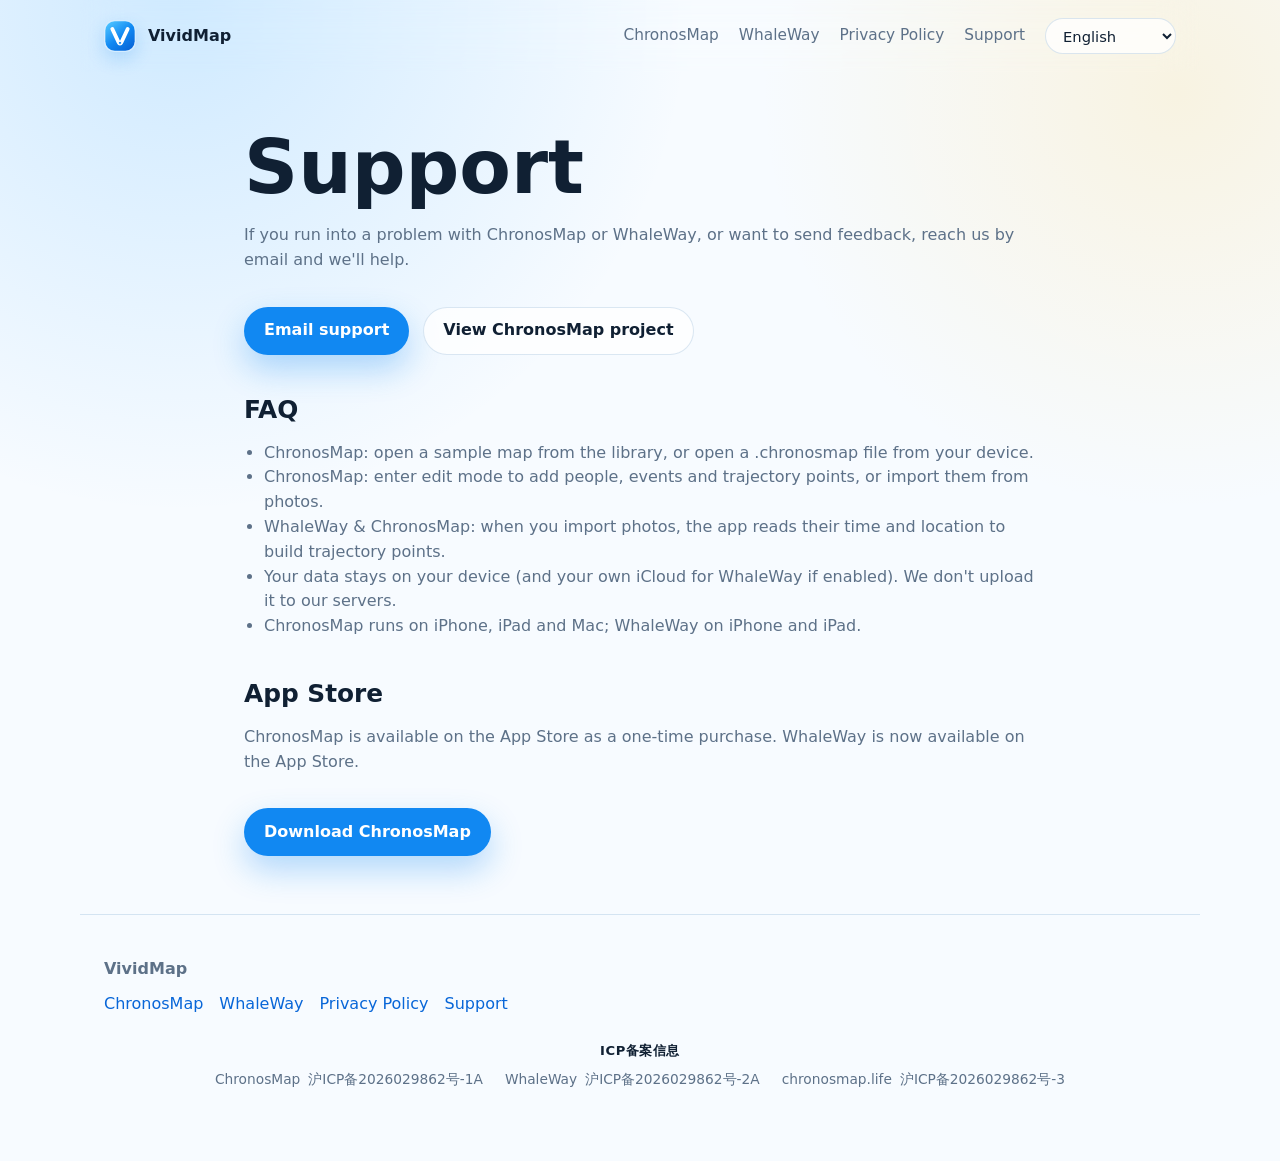
<file: support.html>
<!doctype html>
<html lang="en">
<head>
  <script>document.documentElement.className+=" js";</script>
  <meta charset="utf-8">
  <meta name="viewport" content="width=device-width, initial-scale=1">
  <title data-i18n="support.page.title">Support - VividMap</title>
  <meta name="description" content="Support for VividMap apps (ChronosMap and WhaleWay)." data-i18n-attr="content:support.meta.description">
  <link rel="stylesheet" href="site.css?v=20260807a">
  <link rel="icon" href="assets/vividmap-mark.svg" type="image/svg+xml">
  <script src="site.js?v=20260731a" defer></script>
  <script src="studio-i18n.js?v=20260901a" defer></script>
  <script src="reveal.js?v=20260731a" defer></script>
</head>
<body data-page="support">
  <div class="page">
    <header class="nav">
      <a class="brand" href="index.html" aria-label="VividMap home">
        <span class="studio-mark" aria-hidden="true"><img src="assets/vividmap-mark.svg" alt=""></span>
        <span>VividMap</span>
      </a>
      <nav class="nav-links" aria-label="Primary navigation">
        <a href="chronosmap.html">ChronosMap</a>
        <a href="jingyou.html" data-i18n="brand.yunji">WhaleWay</a>
        <a href="privacy.html" data-i18n="nav.privacy">Privacy Policy</a>
        <a href="support.html" data-i18n="nav.support">Support</a>
        <label class="language-control">
          <span class="sr-only" data-i18n="nav.language">Language</span>
          <select class="language-select" data-language-select aria-label="Language"></select>
        </label>
      </nav>
    </header>

    <main class="section policy">
      <h1 data-i18n="support.title">Support</h1>
      <p data-i18n="support.intro">If you run into a problem with ChronosMap or WhaleWay, or want to send feedback, reach us by email and we'll help.</p>

      <div class="actions">
        <a class="button primary" href="mailto:readlife@gmail.com?subject=VividMap%20Support" data-i18n="support.issue">Email support</a>
        <a class="button secondary" href="https://github.com/hongtinh/chronosmap-site" data-i18n="support.repo">View ChronosMap project</a>
      </div>

      <h2 data-i18n="support.faq.title">FAQ</h2>
      <ul>
        <li data-i18n="support.faq.open">ChronosMap: open a sample map from the library, or open a .chronosmap file from your device.</li>
        <li data-i18n="support.faq.create">ChronosMap: enter edit mode to add people, events and trajectory points, or import them from photos.</li>
        <li data-i18n="support.faq.photo">WhaleWay &amp; ChronosMap: when you import photos, the app reads their time and location to build trajectory points.</li>
        <li data-i18n="support.faq.data">Your data stays on your device (and your own iCloud for WhaleWay if enabled). We don't upload it to our servers.</li>
        <li data-i18n="support.faq.platforms">ChronosMap runs on iPhone, iPad and Mac; WhaleWay on iPhone and iPad.</li>
      </ul>

      <h2 data-i18n="support.appStore.title">App Store</h2>
      <p data-i18n="support.appStore.body">ChronosMap is available on the App Store as a one-time purchase. WhaleWay is now available.</p>
      <div class="actions">
        <a class="button primary" href="https://apps.apple.com/us/app/chronosmap/id6778398973" data-i18n="support.appStore.open">Download ChronosMap</a>
      </div>
    </main>

    <footer class="footer">
      <strong>VividMap</strong>
      <div class="footer-links">
        <a href="chronosmap.html">ChronosMap</a>
        <a href="jingyou.html" data-i18n="brand.yunji">WhaleWay</a>
        <a href="privacy.html" data-i18n="nav.privacy">Privacy Policy</a>
        <a href="support.html" data-i18n="nav.support">Support</a>
      </div>
      <div class="icp-records" aria-label="ICP备案信息">
        <span class="icp-title">ICP备案信息</span>
        <div class="icp-list">
          <span class="icp-item"><span class="icp-app">ChronosMap</span><a class="icp-link" href="https://beian.miit.gov.cn/" target="_blank" rel="noopener">沪ICP备2026029862号-1A</a></span>
          <span class="icp-item"><span class="icp-app" data-i18n="brand.yunji">WhaleWay</span><a class="icp-link" href="https://beian.miit.gov.cn/" target="_blank" rel="noopener">沪ICP备2026029862号-2A</a></span>
          <span class="icp-item"><span class="icp-app">chronosmap.life</span><a class="icp-link" href="https://beian.miit.gov.cn/" target="_blank" rel="noopener">沪ICP备2026029862号-3</a></span>
        </div>
      </div>
    </footer>
  </div>
</body>
</html>
</file>
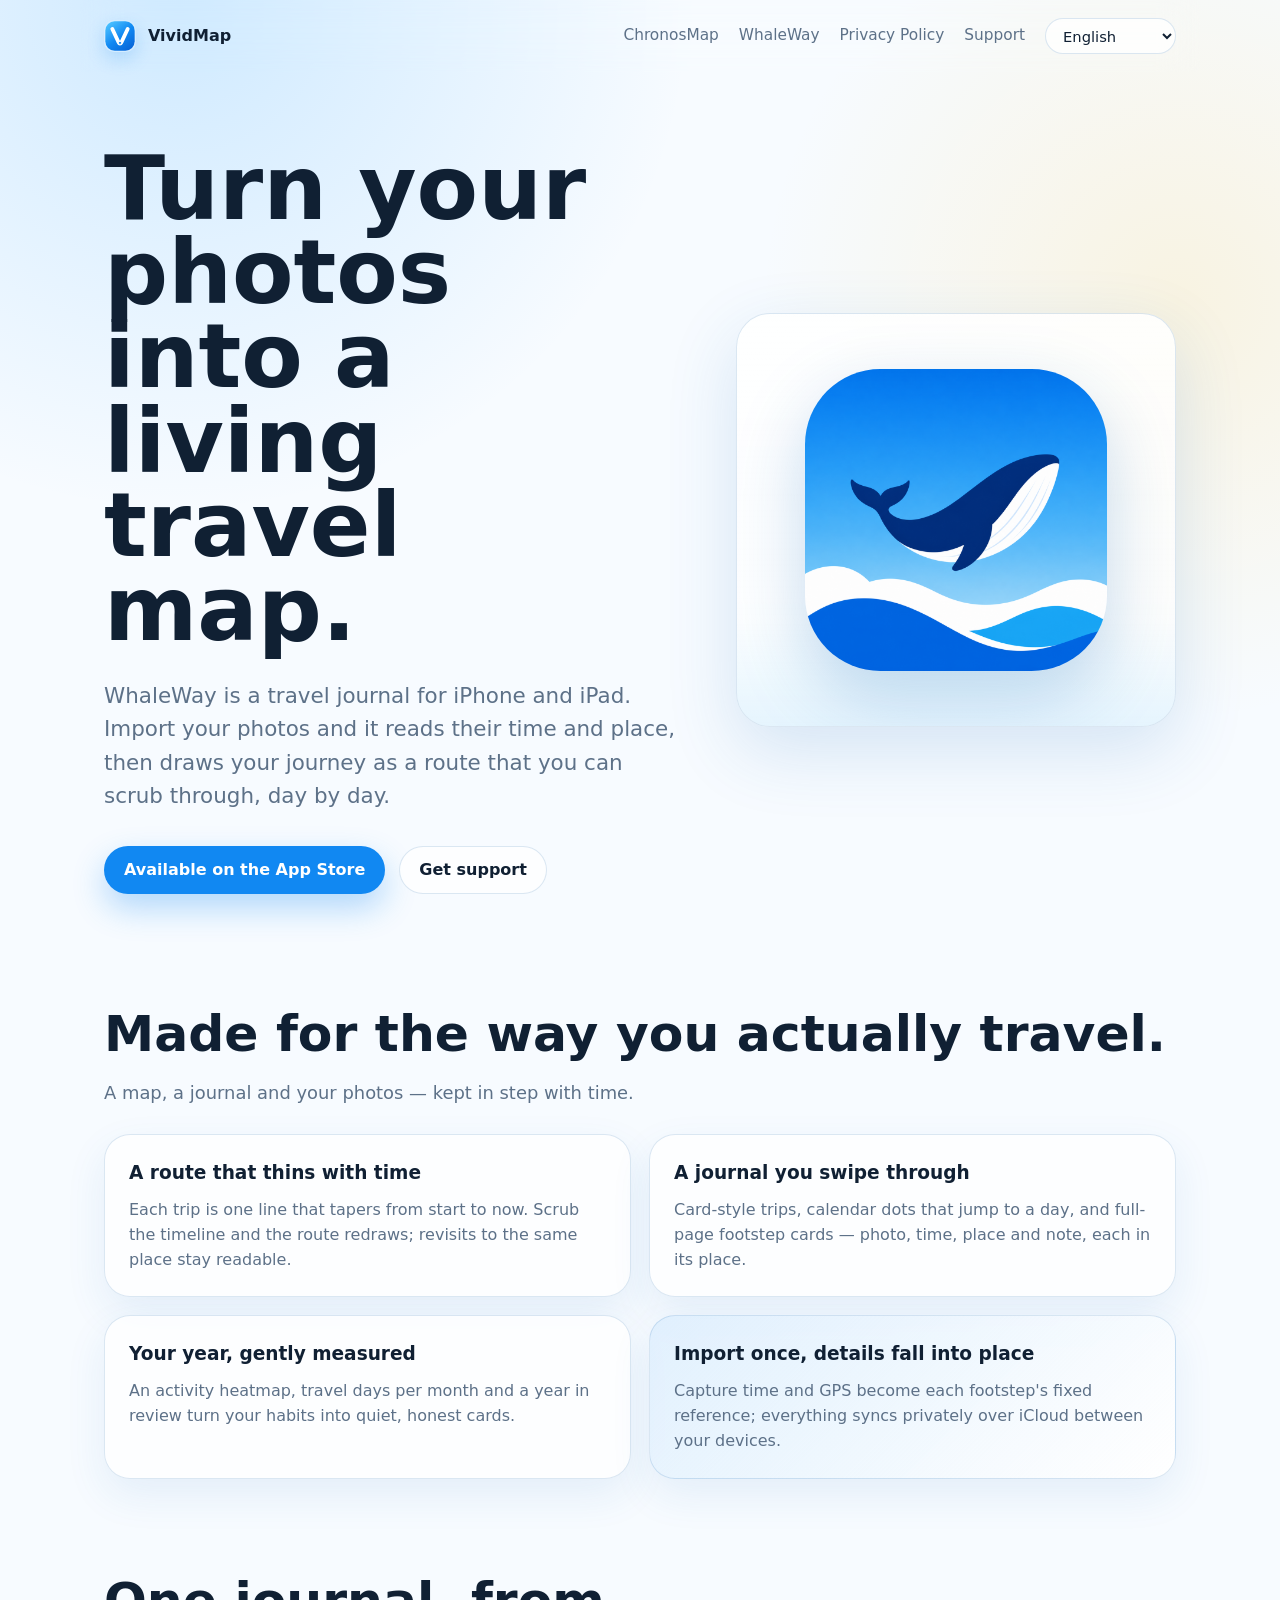
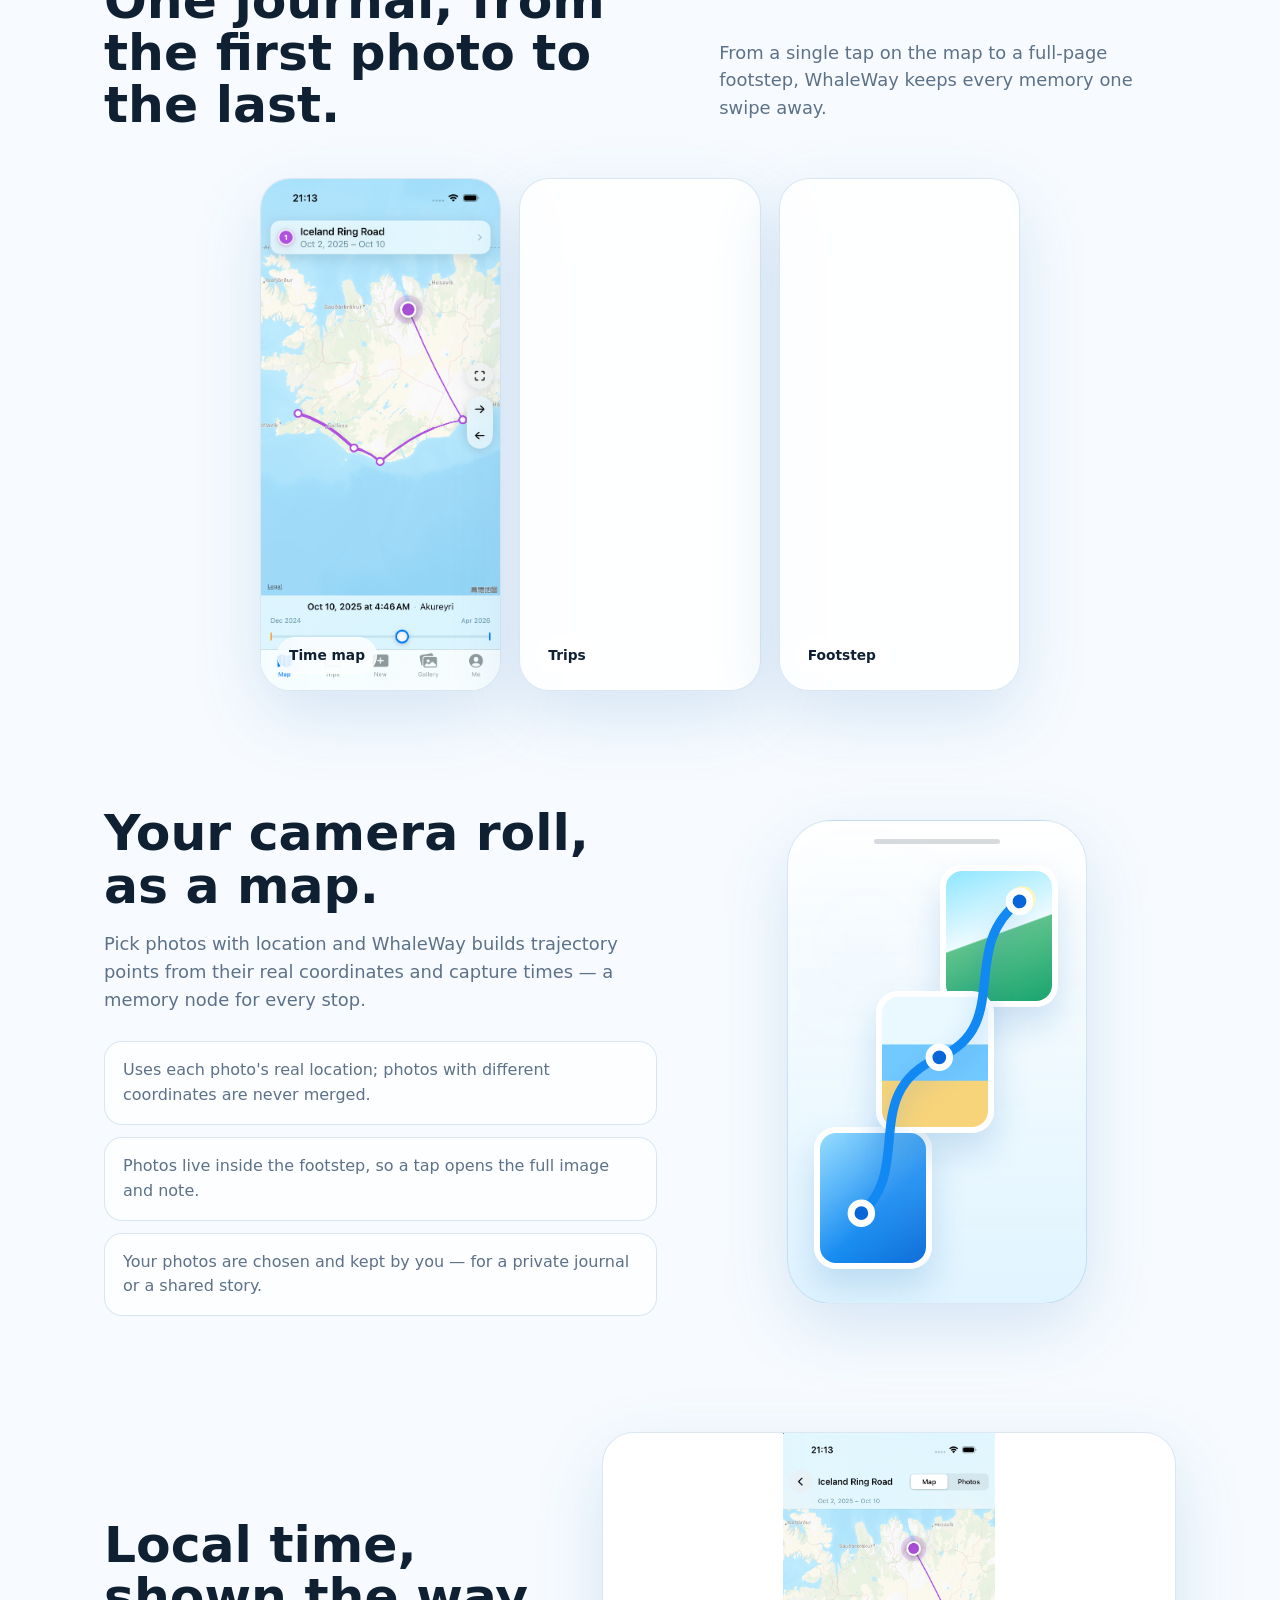
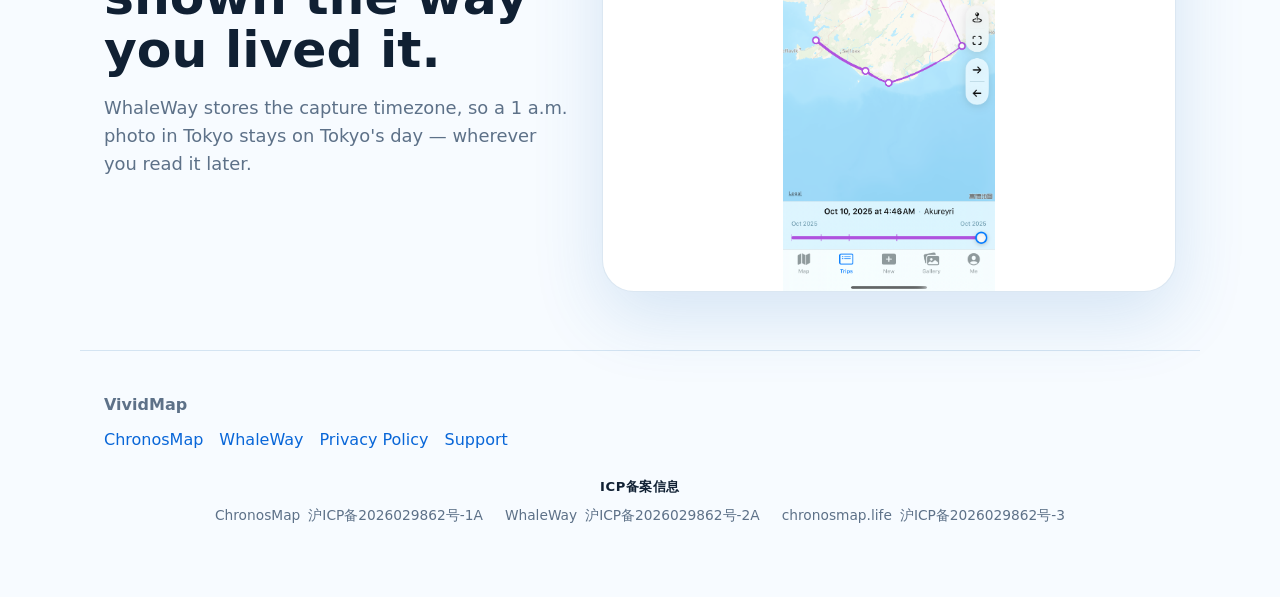
<file: yunji.html>
<!doctype html>
<html lang="zh-CN">
<head>
  <meta charset="utf-8">
  <meta name="viewport" content="width=device-width, initial-scale=1">
  <meta http-equiv="refresh" content="0; url=jingyou.html">
  <link rel="canonical" href="jingyou.html">
  <link rel="icon" href="assets/jingyou-icon.png">
  <title>WhaleWay - redirecting</title>
  <script>window.location.replace("jingyou.html");</script>
</head>
<body>
  <p>The WhaleWay page has moved. If you are not redirected automatically, <a href="jingyou.html">click here</a>.</p>
</body>
</html>
</file>
<file: site.css>
:root {
  color-scheme: light;
  --bg: #f7fbff;
  --surface: rgba(255, 255, 255, 0.78);
  --surface-strong: #ffffff;
  --text: #102033;
  --muted: #5d7188;
  --line: rgba(34, 106, 176, 0.16);
  --blue: #1188f2;
  --blue-strong: #0866d8;
  --blue-soft: #dff2ff;
  --shadow: 0 24px 70px rgba(38, 113, 184, 0.16);
  --radius: 26px;
}

* {
  box-sizing: border-box;
}

html {
  scroll-behavior: smooth;
}

body {
  margin: 0;
  background:
    radial-gradient(circle at 14% 0%, rgba(46, 164, 255, 0.2), transparent 32rem),
    radial-gradient(circle at 92% 8%, rgba(255, 207, 92, 0.18), transparent 26rem),
    var(--bg);
  color: var(--text);
  font-family: Inter, ui-sans-serif, system-ui, -apple-system, BlinkMacSystemFont, "Segoe UI", sans-serif;
  line-height: 1.55;
}

a {
  color: var(--blue-strong);
  text-decoration: none;
}

a:hover {
  text-decoration: underline;
}

.page {
  min-height: 100vh;
}

.nav {
  position: sticky;
  top: 0;
  z-index: 10;
  display: flex;
  align-items: center;
  justify-content: space-between;
  gap: 20px;
  max-width: 1120px;
  margin: 0 auto;
  padding: 18px 24px;
  backdrop-filter: blur(18px);
}

.brand {
  display: inline-flex;
  align-items: center;
  gap: 12px;
  color: var(--text);
  font-weight: 760;
}

.brand img {
  width: 38px;
  height: 38px;
  border-radius: 10px;
  box-shadow: 0 8px 24px rgba(17, 136, 242, 0.22);
}

.nav-links {
  display: flex;
  align-items: center;
  gap: 20px;
  font-size: 0.96rem;
  color: var(--muted);
}

.nav-links a {
  color: var(--muted);
}

.language-control {
  display: inline-flex;
  align-items: center;
}

.language-select {
  height: 36px;
  max-width: 190px;
  padding: 0 34px 0 13px;
  border: 1px solid var(--line);
  border-radius: 999px;
  background: rgba(255, 255, 255, 0.76);
  color: var(--text);
  font: inherit;
  font-size: 0.92rem;
}

.sr-only {
  position: absolute;
  width: 1px;
  height: 1px;
  padding: 0;
  margin: -1px;
  overflow: hidden;
  clip: rect(0, 0, 0, 0);
  white-space: nowrap;
  border: 0;
}

.hero {
  display: grid;
  grid-template-columns: minmax(0, 1.02fr) minmax(320px, 0.78fr);
  gap: 56px;
  align-items: center;
  max-width: 1120px;
  margin: 0 auto;
  padding: 74px 24px 56px;
}

.hero h1 {
  max-width: 720px;
  margin: 0;
  font-size: clamp(3rem, 7vw, 6.25rem);
  line-height: 0.94;
}

.hero p {
  max-width: 650px;
  margin: 28px 0 0;
  color: var(--muted);
  font-size: clamp(1.08rem, 2vw, 1.34rem);
}

.actions {
  display: flex;
  flex-wrap: wrap;
  gap: 14px;
  margin-top: 34px;
}

.button {
  display: inline-flex;
  align-items: center;
  justify-content: center;
  min-height: 48px;
  padding: 0 19px;
  border-radius: 999px;
  font-weight: 720;
  border: 1px solid transparent;
}

.button.primary {
  background: var(--blue);
  color: #fff;
  box-shadow: 0 14px 32px rgba(17, 136, 242, 0.3);
}

.button.secondary {
  background: rgba(255, 255, 255, 0.78);
  border-color: var(--line);
  color: var(--text);
}

.hero-card {
  position: relative;
  padding: 26px;
  border: 1px solid var(--line);
  border-radius: 34px;
  background: linear-gradient(180deg, rgba(255, 255, 255, 0.88), rgba(255, 255, 255, 0.58));
  box-shadow: var(--shadow);
  overflow: hidden;
}

.hero-card::before {
  content: "";
  position: absolute;
  inset: auto -18% -22% -18%;
  height: 48%;
  background: linear-gradient(180deg, rgba(182, 230, 255, 0), rgba(142, 212, 249, 0.38));
  pointer-events: none;
}

.icon-stage {
  display: grid;
  place-items: center;
  min-height: 360px;
}

.icon-stage img {
  width: min(78%, 330px);
  border-radius: 25%;
  filter: drop-shadow(0 26px 34px rgba(17, 104, 184, 0.24));
}

.section {
  max-width: 1120px;
  margin: 0 auto;
  padding: 58px 24px;
}

.section h2 {
  margin: 0 0 18px;
  font-size: clamp(2rem, 4vw, 3.15rem);
  line-height: 1.04;
}

.section-lead {
  max-width: 760px;
  margin: 0 0 28px;
  color: var(--muted);
  font-size: 1.12rem;
}

.grid {
  display: grid;
  grid-template-columns: repeat(3, minmax(0, 1fr));
  gap: 18px;
}

.card {
  padding: 24px;
  border: 1px solid var(--line);
  border-radius: var(--radius);
  background: var(--surface);
  box-shadow: 0 16px 42px rgba(38, 113, 184, 0.09);
}

.card h3 {
  margin: 0 0 10px;
  font-size: 1.16rem;
}

.card p {
  margin: 0;
  color: var(--muted);
}

.card-accent {
  background:
    linear-gradient(135deg, rgba(17, 136, 242, 0.12), rgba(255, 255, 255, 0.76)),
    var(--surface);
}

.product-gallery {
  padding-top: 38px;
}

.gallery-heading {
  display: grid;
  grid-template-columns: minmax(0, 0.9fr) minmax(280px, 0.7fr);
  gap: 28px;
  align-items: end;
  margin-bottom: 28px;
}

.device-grid {
  display: grid;
  grid-template-columns: minmax(0, 1fr) minmax(150px, 0.32fr);
  grid-template-areas:
    "mac ios"
    "ipad ios";
  gap: 18px;
  max-width: 1080px;
  margin-inline: auto;
}

.device-shot {
  margin: 0;
  position: relative;
  display: grid;
  place-items: center;
  min-width: 0;
  overflow: hidden;
  border: 1px solid var(--line);
  border-radius: 30px;
  background: rgba(255, 255, 255, 0.82);
  box-shadow: var(--shadow);
}

.device-shot img {
  display: block;
  width: 100%;
  height: 100%;
  object-fit: contain;
}

.device-shot figcaption {
  position: absolute;
  left: 16px;
  bottom: 16px;
  padding: 7px 11px;
  border: 1px solid rgba(255, 255, 255, 0.66);
  border-radius: 999px;
  background: rgba(255, 255, 255, 0.74);
  color: var(--text);
  font-size: 0.86rem;
  font-weight: 720;
  backdrop-filter: blur(14px);
}

.mac-shot {
  grid-area: mac;
  aspect-ratio: 1.71;
}

.ipad-shot {
  grid-area: ipad;
  aspect-ratio: 1.44;
}

.ios-shot {
  grid-area: ios;
  aspect-ratio: 0.46;
}

.photo-story {
  display: grid;
  grid-template-columns: minmax(0, 0.95fr) minmax(300px, 0.82fr);
  gap: 42px;
  align-items: center;
}

.photo-copy {
  min-width: 0;
}

.journey-visual {
  display: grid;
  place-items: center;
  min-height: 440px;
}

.phone-frame {
  position: relative;
  width: min(100%, 300px);
  aspect-ratio: 0.62;
  border: 1px solid var(--line);
  border-radius: 44px;
  background:
    linear-gradient(180deg, rgba(255, 255, 255, 0.92), rgba(220, 242, 255, 0.86)),
    radial-gradient(circle at 26% 24%, rgba(17, 136, 242, 0.18), transparent 8rem);
  box-shadow: var(--shadow);
  overflow: hidden;
}

.phone-frame::before {
  content: "";
  position: absolute;
  inset: 18px 86px auto;
  height: 5px;
  border-radius: 999px;
  background: rgba(16, 32, 51, 0.16);
}

.photo-tile {
  position: absolute;
  width: 118px;
  height: 142px;
  border: 6px solid #fff;
  border-radius: 22px;
  box-shadow: 0 18px 34px rgba(17, 104, 184, 0.18);
}

.tile-one {
  left: 26px;
  bottom: 34px;
  background:
    linear-gradient(180deg, rgba(255,255,255,0.16), transparent),
    linear-gradient(135deg, #80d5ff, #168bf1 58%, #0f6ed7);
}

.tile-two {
  right: 28px;
  top: 44px;
  background:
    radial-gradient(circle at 72% 22%, #fff6b9 0 10%, transparent 11%),
    linear-gradient(160deg, #8ee6ff, #eefbff 48%, #5ec28c 49%, #19a56f);
}

.tile-three {
  left: 88px;
  top: 170px;
  background:
    linear-gradient(180deg, #eaf8ff 0 36%, #72c9ff 37% 64%, #f7d47a 65%);
}

.route-line {
  position: absolute;
  inset: 0;
  width: 100%;
  height: 100%;
  fill: none;
  pointer-events: none;
}

.route-line path {
  stroke: var(--blue);
  stroke-width: 8;
  stroke-linecap: round;
  filter: drop-shadow(0 8px 10px rgba(8, 102, 216, 0.2));
}

.route-line circle {
  fill: var(--blue-strong);
  stroke: #fff;
  stroke-width: 6;
}

.showcase {
  display: grid;
  grid-template-columns: 0.9fr 1.1fr;
  gap: 28px;
  align-items: center;
}

.map-image {
  display: grid;
  place-items: center;
  overflow: hidden;
  border: 1px solid var(--line);
  border-radius: 32px;
  background: var(--surface-strong);
  box-shadow: var(--shadow);
  max-height: 460px;
}

.map-image img {
  display: block;
  width: 100%;
  height: 100%;
  max-height: 460px;
  object-fit: contain;
}

.list {
  display: grid;
  gap: 12px;
  padding: 0;
  margin: 24px 0 0;
  list-style: none;
}

.list li {
  padding: 16px 18px;
  border: 1px solid var(--line);
  border-radius: 18px;
  background: rgba(255, 255, 255, 0.64);
  color: var(--muted);
}

.policy {
  max-width: 840px;
}

.policy h1 {
  margin: 0 0 18px;
  font-size: clamp(2.4rem, 6vw, 4.7rem);
  line-height: 1;
}

.policy h2 {
  margin-top: 42px;
  font-size: 1.55rem;
}

.policy p,
.policy li {
  color: var(--muted);
}

.policy ul {
  padding-left: 1.25rem;
}

.footer {
  max-width: 1120px;
  margin: 0 auto;
  padding: 42px 24px 70px;
  color: var(--muted);
  border-top: 1px solid var(--line);
}

.footer-links {
  display: flex;
  flex-wrap: wrap;
  gap: 16px;
  margin-top: 10px;
}

.icp-link {
  display: inline-block;
  color: var(--muted);
  font-size: 0.86rem;
}

.icp-records {
  margin-top: 24px;
  text-align: center;
}

.icp-title {
  display: block;
  color: var(--text);
  font-size: 0.82rem;
  font-weight: 700;
  letter-spacing: 0.04em;
}

.icp-list {
  display: flex;
  flex-wrap: wrap;
  justify-content: center;
  gap: 8px 22px;
  margin-top: 8px;
}

.icp-item {
  display: inline-flex;
  align-items: baseline;
  gap: 8px;
}

.icp-app {
  color: var(--muted);
  font-size: 0.86rem;
}

@media (max-width: 820px) {
  .nav {
    align-items: flex-start;
    position: static;
  }

  .nav-links {
    gap: 12px;
    flex-wrap: wrap;
    justify-content: flex-end;
  }

  .hero,
  .showcase,
  .photo-story,
  .gallery-heading,
  .device-grid {
    grid-template-columns: 1fr;
  }

  .device-grid {
    grid-template-areas:
      "mac"
      "ipad"
      "ios";
  }

  .ios-shot {
    width: min(100%, 320px);
    justify-self: center;
  }

  .hero {
    padding-top: 46px;
  }

  .grid {
    grid-template-columns: 1fr;
  }

  .icon-stage {
    min-height: 260px;
  }
}

@media (max-width: 520px) {
  .nav {
    padding-inline: 18px;
  }

  .brand span {
    display: none;
  }

  .hero,
  .section,
  .footer {
    padding-inline: 18px;
  }

  .hero h1 {
    font-size: 3.1rem;
  }
}

/* ============================================================
   VividMap 合并站：工作室首页 / 鲸游页 / 滚动显现 / 微交互
   （沿用 ChronosMap 的浅色蓝调语言，仅在其上扩展）
   ============================================================ */

/* 工作室标记（V 字 + 节点） */
.studio-mark {
  display: inline-flex;
  width: 32px;
  height: 32px;
  flex: 0 0 32px;
  overflow: hidden;
  border-radius: 10px;
  box-shadow: 0 7px 18px rgba(17, 136, 242, 0.2);
  transition: transform 180ms ease, box-shadow 180ms ease;
}
.studio-mark img {
  display: block;
  width: 100%;
  height: 100%;
  border-radius: 0;
  box-shadow: none;
}
.brand:hover .studio-mark {
  transform: translateY(-1px) scale(1.04);
  box-shadow: 0 10px 24px rgba(17, 136, 242, 0.28);
}

.nav.scrolled {
  background: rgba(247, 251, 255, 0.82);
  box-shadow: 0 1px 0 var(--line);
}

/* 滚动显现（渐进增强：无 JS 时内容默认可见） */
.js .reveal {
  opacity: 0;
  transform: translateY(26px);
  transition: opacity 0.7s var(--ease, ease), transform 0.7s var(--ease, ease);
}
.js .reveal.in { opacity: 1; transform: none; }

/* 工作室首页 hero 视觉：双图标漂浮 + 漂浮地名胶囊 */
.studio-hero-visual {
  position: relative;
  display: grid;
  place-items: center;
  min-height: 380px;
}
.app-icons {
  position: relative;
  display: flex;
  gap: 22px;
  align-items: center;
  padding: 30px 34px;
  border: 1px solid var(--line);
  border-radius: 34px;
  background: linear-gradient(180deg, rgba(255,255,255,0.9), rgba(255,255,255,0.6));
  box-shadow: var(--shadow);
}
.app-icons img {
  width: 116px;
  height: 116px;
  border-radius: 25%;
  filter: drop-shadow(0 18px 24px rgba(17,104,184,0.22));
  transition: transform 0.4s var(--ease, ease);
}
.app-icons img:first-child { transform: rotate(-5deg); }
.app-icons img:last-child { transform: rotate(5deg) translateY(8px); }
.app-icons:hover img:first-child { transform: rotate(-2deg) translateY(-6px); }
.app-icons:hover img:last-child { transform: rotate(2deg) translateY(2px); }
.icon-amp {
  font-family: var(--display, inherit);
  font-size: 2rem;
  font-weight: 700;
  color: var(--muted);
}
.float-chip {
  position: absolute;
  z-index: 3;
  padding: 8px 15px;
  border: 1px solid var(--line);
  border-radius: 999px;
  background: rgba(255,255,255,0.92);
  box-shadow: 0 12px 26px rgba(38,113,184,0.16);
  font-size: 0.85rem;
  font-weight: 720;
  color: var(--text);
  white-space: nowrap;
  animation: floaty 6s ease-in-out infinite;
}
.float-chip::before {
  content: "";
  display: inline-block;
  width: 9px; height: 9px;
  border-radius: 50%;
  margin-right: 8px;
  vertical-align: middle;
  background: var(--c, var(--blue));
}
.chip-1 { --c: var(--blue); top: 4%; left: -6%; }
.chip-2 { --c: var(--blue-strong); bottom: 8%; right: -8%; animation-delay: 1.4s; }
.chip-3 { --c: #ffcf5c; top: 40%; left: -12%; animation-delay: 2.6s; }
@keyframes floaty {
  0%, 100% { transform: translateY(0); }
  50% { transform: translateY(-12px); }
}

/* 门户卡（首页双 App 入口） */
.portal-grid {
  display: grid;
  grid-template-columns: repeat(2, minmax(0, 1fr));
  gap: 22px;
}
.portal-card {
  display: flex;
  flex-direction: column;
  gap: 16px;
  padding: 26px;
  border: 1px solid var(--line);
  border-radius: var(--radius);
  background: var(--surface);
  box-shadow: 0 16px 42px rgba(38,113,184,0.09);
  transition: transform 0.35s var(--ease, ease), box-shadow 0.35s var(--ease, ease);
}
.portal-card:hover {
  transform: translateY(-6px);
  box-shadow: 0 26px 56px rgba(38,113,184,0.16);
}
.portal-card.accent {
  background: linear-gradient(135deg, rgba(17,136,242,0.12), rgba(255,255,255,0.78)), var(--surface);
}
.portal-head { display: flex; align-items: center; gap: 14px; }
.portal-head img {
  width: 58px; height: 58px;
  border-radius: 16px;
  box-shadow: 0 10px 24px rgba(17,136,242,0.2);
}
.portal-name { font-size: 1.5rem; font-weight: 760; }
.portal-tagline { margin: 0; color: var(--muted); }
.portal-shot {
  margin: 4px 0 0;
  overflow: hidden;
  border: 1px solid var(--line);
  border-radius: 24px;
  background: rgba(255,255,255,0.7);
}
.portal-shot img { display: block; width: 100%; aspect-ratio: 1.5; object-fit: cover; object-position: top; }
.portal-actions { display: flex; flex-wrap: wrap; gap: 12px; margin-top: auto; }

/* 价值卡 */
.values-grid {
  display: grid;
  grid-template-columns: repeat(3, minmax(0, 1fr));
  gap: 18px;
}

/* 鲸游功能区的 2 列网格（独立类，窄屏可折叠；不可用内联样式，否则压过媒体查询） */
.grid-2 {
  display: grid;
  grid-template-columns: repeat(2, minmax(0, 1fr));
  gap: 18px;
}
.value-card {
  padding: 24px;
  border: 1px solid var(--line);
  border-radius: var(--radius);
  background: var(--surface);
  box-shadow: 0 16px 42px rgba(38,113,184,0.09);
}
.value-card .vmark {
  display: inline-grid;
  place-items: center;
  width: 40px; height: 40px;
  margin-bottom: 12px;
  border-radius: 12px;
  background: var(--blue-soft);
  color: var(--blue-strong);
  font-weight: 800;
}
.value-card p { margin: 0; color: var(--muted); }

/* 鲸游页设备行（三张 iPhone 截图） */
.device-row {
  display: grid;
  grid-template-columns: repeat(3, minmax(0, 1fr));
  gap: 18px;
  max-width: 760px;
  margin-inline: auto;
}
.device-row .device-shot { aspect-ratio: 0.47; }
.device-row .device-shot img { object-fit: cover; object-position: top; }

/* 鲸游 hero 图标舞台复用 chronosmap .icon-stage，仅换图 */

@media (max-width: 820px) {
  .portal-grid, .values-grid, .device-row, .grid-2 { grid-template-columns: 1fr; }
  .device-row { max-width: 320px; }
  .studio-hero-visual { min-height: 300px; }
  .app-icons img { width: 92px; height: 92px; }
}

@media (prefers-reduced-motion: reduce) {
  .reveal { opacity: 1; transform: none; }
  .float-chip { animation: none; }
}
</file>
